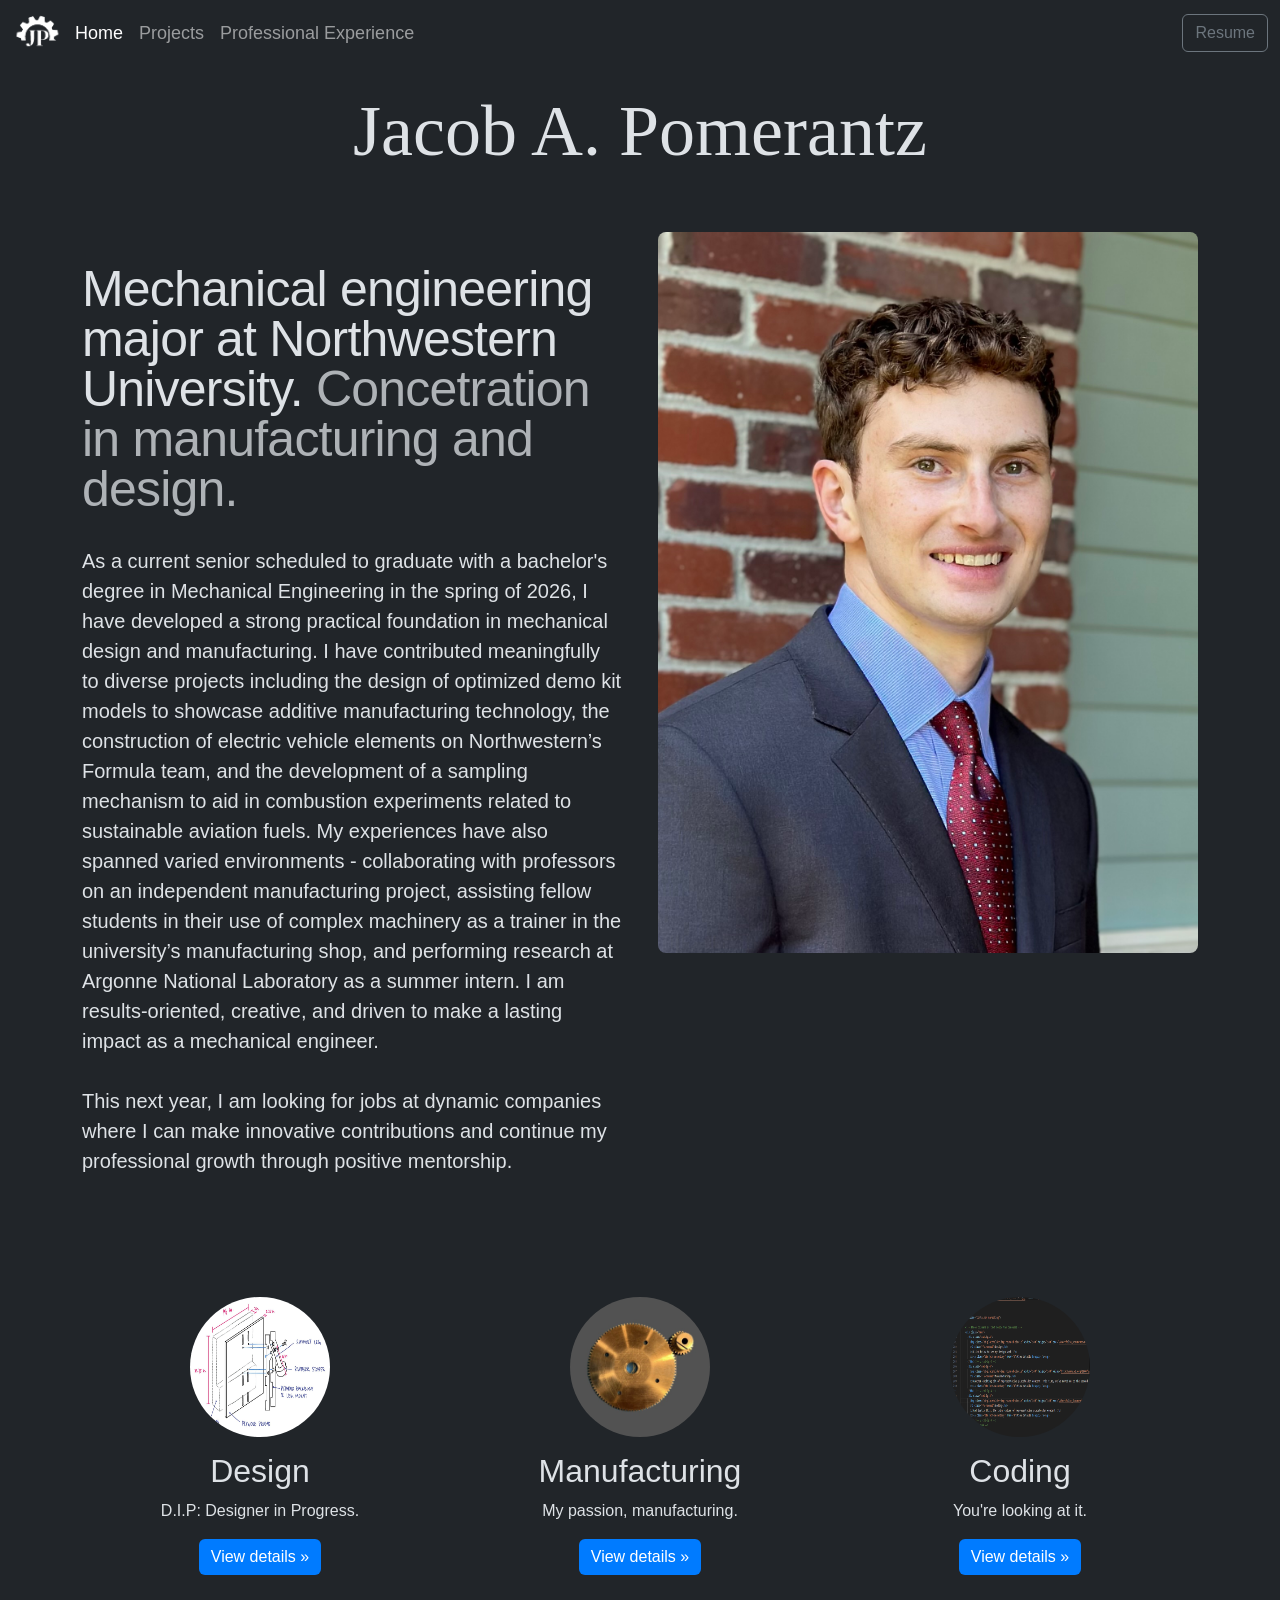
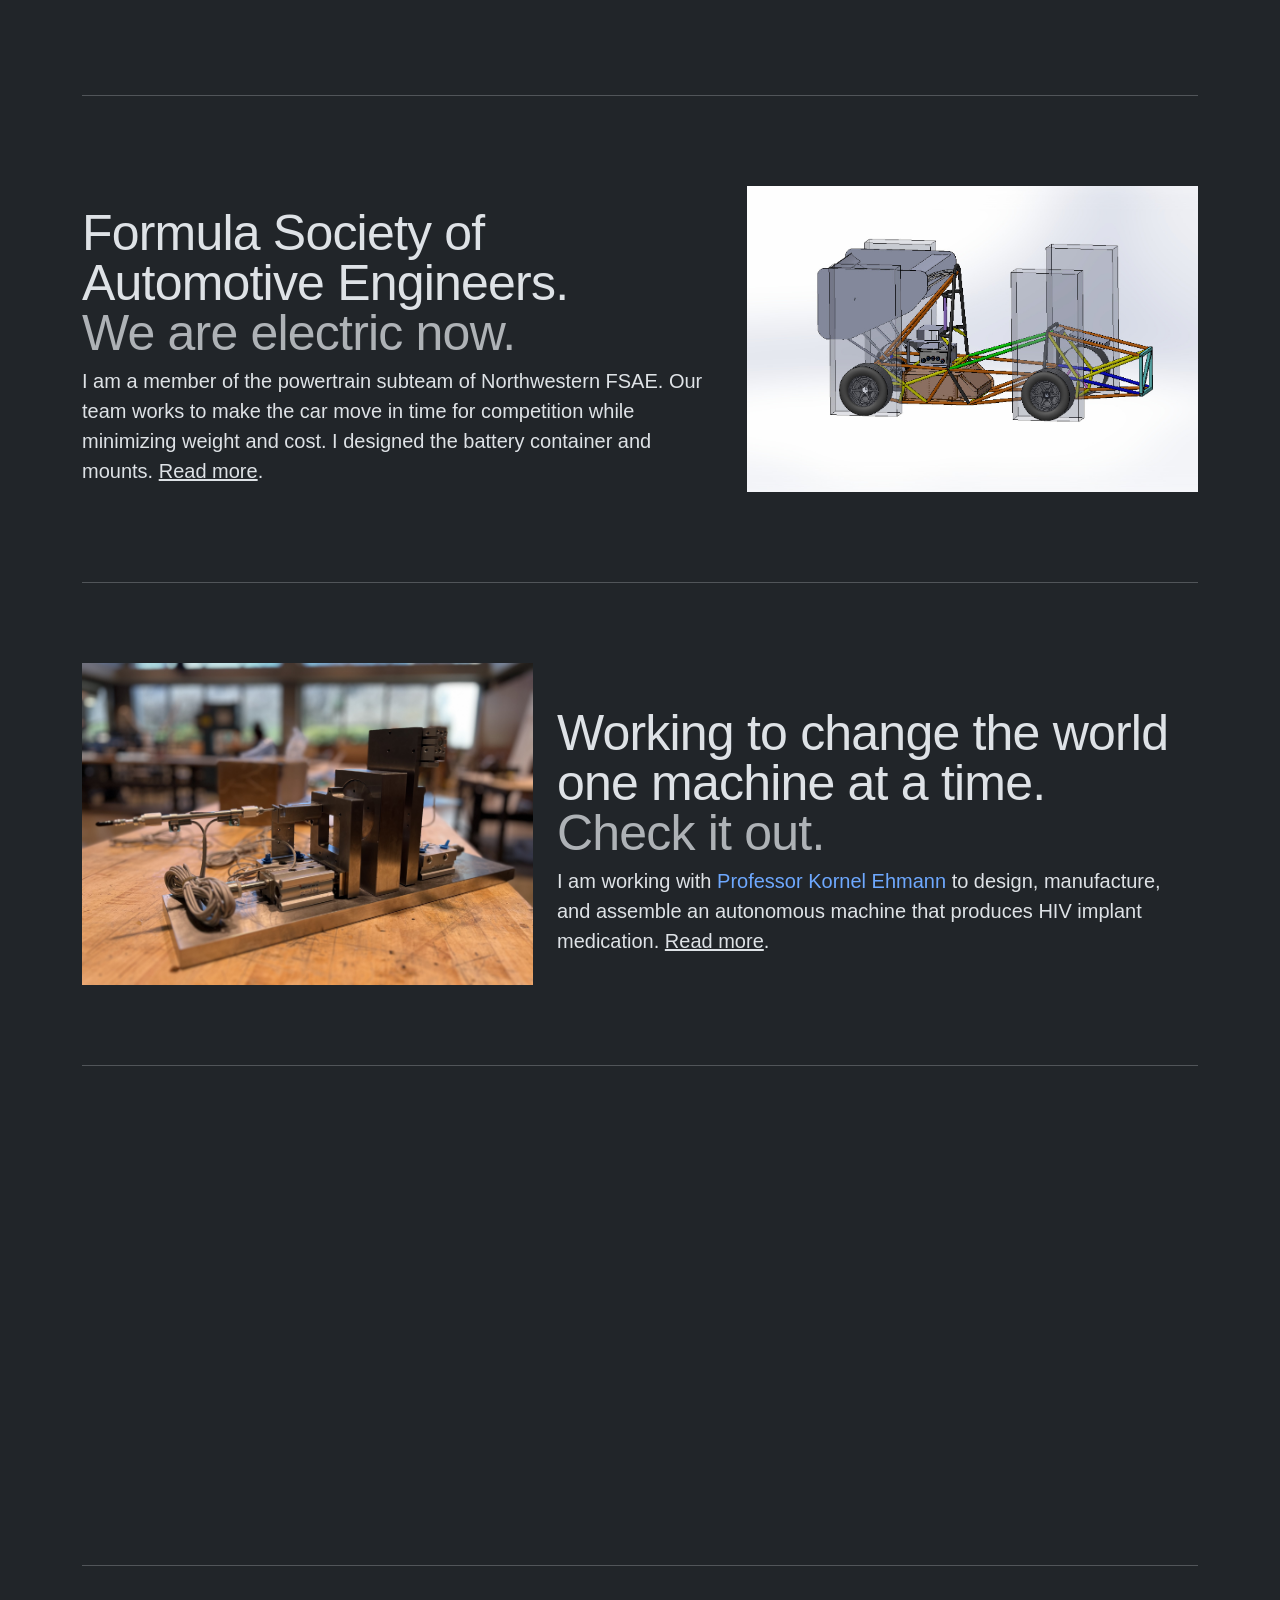
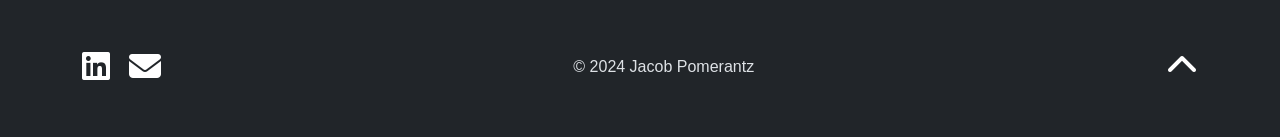
<file: index.html>
<!doctype html>
<html lang="en" data-bs-theme="dark">
  <head><script src="./color-modes.js"></script>

    <meta charset="utf-8">
    <meta name="viewport" content="width=device-width, initial-scale=1">
    <title>Jacob Pomerantz</title>
    <link rel="stylesheet" href="./bootstrap.min.css" >
    <link rel="stylesheet" href="style.css">
    <link href="https://cdnjs.cloudflare.com/ajax/libs/font-awesome/6.1.1/css/all.min.css" rel="stylesheet">
    <link rel="icon" type="image/png" href="/Portfolio_Documents/favicon.png"/>

    <style>
      .bd-placeholder-img {
        font-size: 1.125rem;
        text-anchor: middle;
        -webkit-user-select: none;
        -moz-user-select: none;
        user-select: none;
      }

      @media (min-width: 768px) {
        .bd-placeholder-img-lg {
          font-size: 3.5rem;
        }
      }

      .b-example-divider {
        width: 100%;
        height: 3rem;
        background-color: rgba(0, 0, 0, .1);
        border: solid rgba(0, 0, 0, .15);
        border-width: 1px 0;
        box-shadow: inset 0 .5em 1.5em rgba(0, 0, 0, .1), inset 0 .125em .5em rgba(0, 0, 0, .15);
      }

      .b-example-vr {
        flex-shrink: 0;
        width: 1.5rem;
        height: 100vh;
      }

      .bi {
        vertical-align: -.125em;
        fill: currentColor;
      }

      .nav-scroller {
        position: relative;
        z-index: 2;
        height: 2.75rem;
        overflow-y: hidden;
      }

      .nav-scroller .nav {
        display: flex;
        flex-wrap: nowrap;
        padding-bottom: 1rem;
        margin-top: -1px;
        overflow-x: auto;
        text-align: center;
        white-space: nowrap;
        -webkit-overflow-scrolling: touch;
      }

      .btn-bd-primary {
        --bd-violet-bg: #712cf9;
        --bd-violet-rgb: 112.520718, 44.062154, 249.437846;

        --bs-btn-font-weight: 600;
        --bs-btn-color: var(--bs-white);
        --bs-btn-bg: var(--bd-violet-bg);
        --bs-btn-border-color: var(--bd-violet-bg);
        --bs-btn-hover-color: var(--bs-white);
        --bs-btn-hover-bg: #6528e0;
        --bs-btn-hover-border-color: #6528e0;
        --bs-btn-focus-shadow-rgb: var(--bd-violet-rgb);
        --bs-btn-active-color: var(--bs-btn-hover-color);
        --bs-btn-active-bg: #5a23c8;
        --bs-btn-active-border-color: #5a23c8;
      }

      .bd-mode-toggle {
        z-index: 1500;
      }

      .bd-mode-toggle .dropdown-menu .active .bi {
        display: block !important;
      }

  .fade-in-section {
  opacity: 0;
  transform: translateY(20vh);
  visibility: hidden;
  transition: opacity 0.6s ease-out, transform 1.2s ease-out;
  will-change: opacity, visibility;
}

.slide-in-section {
  opacity: 0;
  transform: translateX(-20vw);
  visibility: hidden;
  transition: opacity 0.6s ease-out, transform 1.2s ease-out;
  will-change: opacity, visibility;
}
.slide-in-section-alt {
  opacity: 0;
  transform: translateX(20vw);
  visibility: hidden;
  transition: opacity 0.6s ease-out, transform 1.2s ease-out;
  will-change: opacity, visibility;
}

.zoom-in-section {
  opacity: 0;
  transform: scale(0.8);
  visibility: hidden;
  transition: opacity 0.6s ease-out, transform 1.2s ease-out;
  will-change: opacity, visibility;
}

.is-visible {
  opacity: 1;
  transform: none;
  visibility: visible;
}
    </style>

    
    <!-- Custom styles for this template -->
    <link href="carousel.css" rel="stylesheet">
  </head>
  <body>
    


    
<header data-bs-theme="dark">
  <nav class="navbar navbar-expand-md navbar-dark fixed-top bg-dark">
    <div class="container-fluid">
      <img style="border-radius: 100%; margin-right: 5px;" width="50px" height="50px" src="Portfolio_Documents/logowork.png">
      <button class="navbar-toggler" type="button" data-bs-toggle="collapse" data-bs-target="#navbarCollapse" aria-controls="navbarCollapse" aria-expanded="false" aria-label="Toggle navigation">
        <span class="navbar-toggler-icon"></span>
      </button>
      <div class="collapse navbar-collapse" id="navbarCollapse" style="font-size: 18px;">
        <ul class="navbar-nav me-auto mb-2 mb-md-0">
          <li class="nav-item">
            <a class="nav-link active" aria-current="page" href="index.html">Home</a>
          </li>
          <li class="nav-item">
            <a class="nav-link" href="portfolio.html">Projects</a>
          </li>

          <li class="nav-item">
            <a class="nav-link" href="professional-experience.html">Professional Experience</a>
          </li>

          <!-- <li class="nav-item">
            <a class="nav-link" href="#">Philosophy</a>
          </li> -->
        </ul>
        <a target="_blank" href="/Portfolio_Documents/Design_Resume.pdf"><button class="btn btn-outline-secondary" type="submit">Resume</button></a>
        
      </div>
    </div>
  </nav>
</header>

<main>


  <!-- Marketing messaging and featurettes
  ================================================== -->
  <!-- Wrap the rest of the page in another container to center all the content. -->
  
   <div class="container aboutme">
    <h1 class = "text-center" style="font-size: 72px; font-family: 'Times New Roman', Times, serif;">Jacob A. Pomerantz</h1>
    <div class="row">
      <div class="col-md" style="padding-right: 24px;">
        <h2 class=" featurette-heading lh-1">Mechanical engineering major at Northwestern University. <span class="text-body-secondary">Concetration in manufacturing and design.</span></h2>
        <br>
        <p class="lead " style="text-align:left">
          As a current senior scheduled to graduate with a bachelor's degree in Mechanical Engineering in the spring of 2026, I have developed a strong practical foundation in mechanical design and manufacturing. I have contributed meaningfully to diverse projects including the design of optimized demo kit models to showcase additive manufacturing technology, the construction of electric vehicle elements on Northwestern’s Formula team, and the development of a sampling mechanism to aid in combustion experiments related to sustainable aviation fuels. My experiences have also spanned varied environments - collaborating with professors on an independent manufacturing project, assisting fellow students in their use of complex machinery as a trainer in the university’s manufacturing shop, and performing research at Argonne National Laboratory as a summer intern. I am results-oriented, creative, and driven to make a lasting impact as a mechanical engineer.
<br>
<br>
          This next year, I am looking for jobs at dynamic companies where I can make innovative contributions and continue my professional growth through positive mentorship.
        </p>
      </div>
      <div class="col-md">
        <img style="" src="./Portfolio_Documents/Profile_Pic.jpg" class="img-fluid" alt="Profile Picture">
      </div>
    </div>
  </div>


<!-- <div class="parallax-container">
  <div class="parallax-text">
    <h1 class="text-center mb-4">Jacob Pomerantz</h1>
    <p>Hello! My name is Jacob Pomerantz. I am a second-year mechanical engineering student at Northwestern with an interest in manufacturing and design. I like to spend my time with others, whether it be on a mountain skiing or hiking, or in a lab working on projects. I have a passion for helping others. I am currently leading a team designing a machine that manufactures HIV implant medication. I am excited about the potential this machine has to help people. People have called me a granola iron man, but don’t let that intimidate you. Just kidding, no one calls me that. Feel free to view my work below. Enjoy!</p>
  </div>
</div> -->


  <div class="container marketing" style="padding-top: 25px;">

    <!-- Three columns of text below the carousel -->
    <div class="row skills">
      <div class="col-lg-4">
        <img class="bd-placeholder-img rounded-circle" width="140" height="140" src="./Portfolio_Documents/DTC_Design_Drawing_1.jpg"><title>Placeholder</title><rect width="100%" height="100%" fill="var(--bs-secondary-color)"/>
        <h2 class="fw-normal">Design</h2>
        <p>D.I.P: Designer in Progress.</p>
        <p><a class="btn btn-primary" href="./Project_Pages/design.html">View details &raquo;</a></p>
      </div><!-- /.col-lg-4 -->
      <div class="col-lg-4">
        <img class="bd-placeholder-img rounded-circle" width="140" height="140" src="Portfolio_Documents/Gears!!!!.jpg" ><title>Placeholder</title><rect width="100%" height="100%" fill="var(--bs-secondary-color)"/>
        <h2 class="fw-normal">Manufacturing</h2>
        <p>My passion, manufacturing.</p>
        <p><a class="btn btn-primary" href="./Project_Pages/manufacturing.html">View details &raquo;</a></p>
      </div><!-- /.col-lg-4 -->
      <div class="col-lg-4">
        <img class="bd-placeholder-img rounded-circle" width="140" height="140" src="./Portfolio_Documents/Coding_Skill_Thumbnail_HTML.png" role="img" aria-label="Placeholder" preserveAspectRatio="xMidYMid slice" focusable="false"><title>Placeholder</title><rect width="100%" height="100%" fill="var(--bs-secondary-color)"/>
        <h2 class="fw-normal">Coding</h2>
        <p>You're looking at it.</p>
        <p><a class="btn btn-primary" href="./Project_Pages/coding.html">View details &raquo;</a></p>
      </div><!-- /.col-lg-4 -->
    </div><!-- /.row -->


    <!-- START THE FEATURETTES -->

    <hr class="featurette-divider">

    <div class="row featurette align-items-center slide-in-section">
      <div class="col-md-7">
        <div>
          <h2 class="featurette-heading fw-normal lh-1">Formula Society of Automotive Engineers. <span class="text-muted"><br>We are electric now.</span></h2>
          <p class="lead">I am a member of the powertrain subteam of Northwestern FSAE. Our team works to make the car <strong>move</strong> in time for competition while minimizing weight and cost. I designed the battery container and mounts. <a style="color: rgb(var(--bs-tertiary-color-rgb));" href="./Project_Pages/formula.html">Read more</a>.</p>
        </div>
        <div> <!-- You might use this div if you need to add more content or spacing at the bottom, otherwise, it can be omitted. -->
        </div>
      </div>
      <div class="col-md-5 d-flex align-items-end">
        <a href="./Project_Pages/formula.html"><img class="bd-placeholder-img bd-placeholder-img-lg featurette-image img-fluid mx-auto" width="500" height="500" src="Portfolio_Documents/NFR24.jpg" role="img" aria-label="Placeholder: 500x500" preserveAspectRatio="xMidYMid slice" focusable="false"></a>
      </div>
    </div>

    <hr class="featurette-divider">

    <div class="row featurette align-items-center slide-in-section-alt">
      <div class="col-md-7 order-md-2">
        <h2 class="featurette-heading fw-normal lh-1">Working to change the world one machine at a time. <span class="text-body-secondary"><br>Check it out.</span></h2>
        <p class="lead">I am working with <a target="_blank" href="https://www.mccormick.northwestern.edu/research-faculty/directory/profiles/ehmann-kornel.html" style="text-decoration: none;">Professor Kornel Ehmann</a> to design, manufacture, and assemble an autonomous machine that produces HIV implant medication. <a style="color: rgb(var(--bs-tertiary-color-rgb)); " href="./Project_Pages/hiv.html">Read more</a>.</p>
      </div>
      <div class="col-md-5 order-md-1">
        <a href="./Project_Pages/hiv.html"><img class="bd-placeholder-img bd-placeholder-img-lg featurette-image img-fluid mx-auto" width="500" height="500" src="Portfolio_Documents/Machine_Thumbnail.jpg" role="img" aria-label="Placeholder: 500x500" preserveAspectRatio="xMidYMid slice" focusable="false"><title>Placeholder</title><rect width="100%" height="100%" fill="var(--bs-secondary-bg)"/></a>
      </div>
    </div>

    <hr class="featurette-divider">

    <div class="row featurette align-items-center slide-in-section">
      <div class="col-md-7">
        <h2 class="featurette-heading fw-normal lh-1">Electric Skateboard. <span class="text-body-secondary"><br>It’s Fast and Furious.</span></h2>
        <p class="lead">I designed and assembled an electric skateboard with recycled battery cells in a 12s3p configuration. <a style="color: rgb(var(--bs-tertiary-color-rgb));" href="./Project_Pages/skateboard.html">Read more</a>.</p>
      </div>
      <div class="col-md-5">
        <a href="./Project_Pages/skateboard.html"><img class="bd-placeholder-img bd-placeholder-img-lg featurette-image img-fluid mx-auto" width="500" height="500" src="./Portfolio_Documents/Recycled_Battery_Pack.jpg" role="img" aria-label="Placeholder: 500x500" preserveAspectRatio="xMidYMid slice" focusable="false"></a>
      </div>
    </div>

    <hr class="featurette-divider">

    <!-- /END THE FEATURETTES -->

  </div><!-- /.container -->

  
  
  
</main>

  <!-- FOOTER -->
  <footer class="container text-center py-1" style="display: flex; justify-content: space-between; align-items: center;">
    <!-- Left: LinkedIn and Email Icons -->
    <div style="flex-grow: 1; text-align: left;">
        <a href="https://www.linkedin.com/in/jacob-pomerantz-bab597270/" target="_blank" style="color: #ffffff; margin-right: 15px; text-decoration: none;">
            <i class="fab fa-linkedin fa-2x"></i>
        </a>
        <a href="mailto:jacobpomerantz2025@u.northwestern.edu" style="color: #ffffff;">
            <i class="fas fa-envelope fa-2x"></i>
        </a>
    </div>
    
    <!-- Center: Copyright Notice -->
    <div style="flex-grow: 1; text-align: center;">
        &copy; 2024 Jacob Pomerantz
    </div>
    
    <!-- Right: Upwards Arrow -->
    <div style="flex-grow: 1; text-align: right;">
        <a href="#" style="color: #ffffff;">
            <i class="fas fa-chevron-up fa-2x"></i>
        </a>
    </div>
  </footer>

<script src="https://cdn.jsdelivr.net/npm/@popperjs/core@2.11.8/dist/umd/popper.min.js" integrity="sha384-I7E8VVD/ismYTF4hNIPjVp/Zjvgyol6VFvRkX/vR+Vc4jQkC+hVqc2pM8ODewa9r" crossorigin="anonymous"></script>
<script src="https://cdn.jsdelivr.net/npm/bootstrap@5.3.2/dist/js/bootstrap.min.js" integrity="sha384-BBtl+eGJRgqQAUMxJ7pMwbEyER4l1g+O15P+16Ep7Q9Q+zqX6gSbd85u4mG4QzX+" crossorigin="anonymous"></script>

    </body>
    <script src="/dark.js"></script>
    <script>document.addEventListener("DOMContentLoaded", function () {
      const sections = document.querySelectorAll(".fade-in.section, .slide-in-section, .slide-in-section-alt,.zoom-in-section");
    
      const observerOptions = {
        threshold: 0.1  // Adjust this value as needed
      };
    
      const observer = new IntersectionObserver((entries, observer) => {
        entries.forEach(entry => {
          if (entry.isIntersecting) {
            entry.target.classList.add("is-visible");
            observer.unobserve(entry.target);  // Stop observing once the element is visible
          }
        });
      }, observerOptions);
    
      sections.forEach(section => {
        observer.observe(section);
      });
    });</script>
</html>
</file>
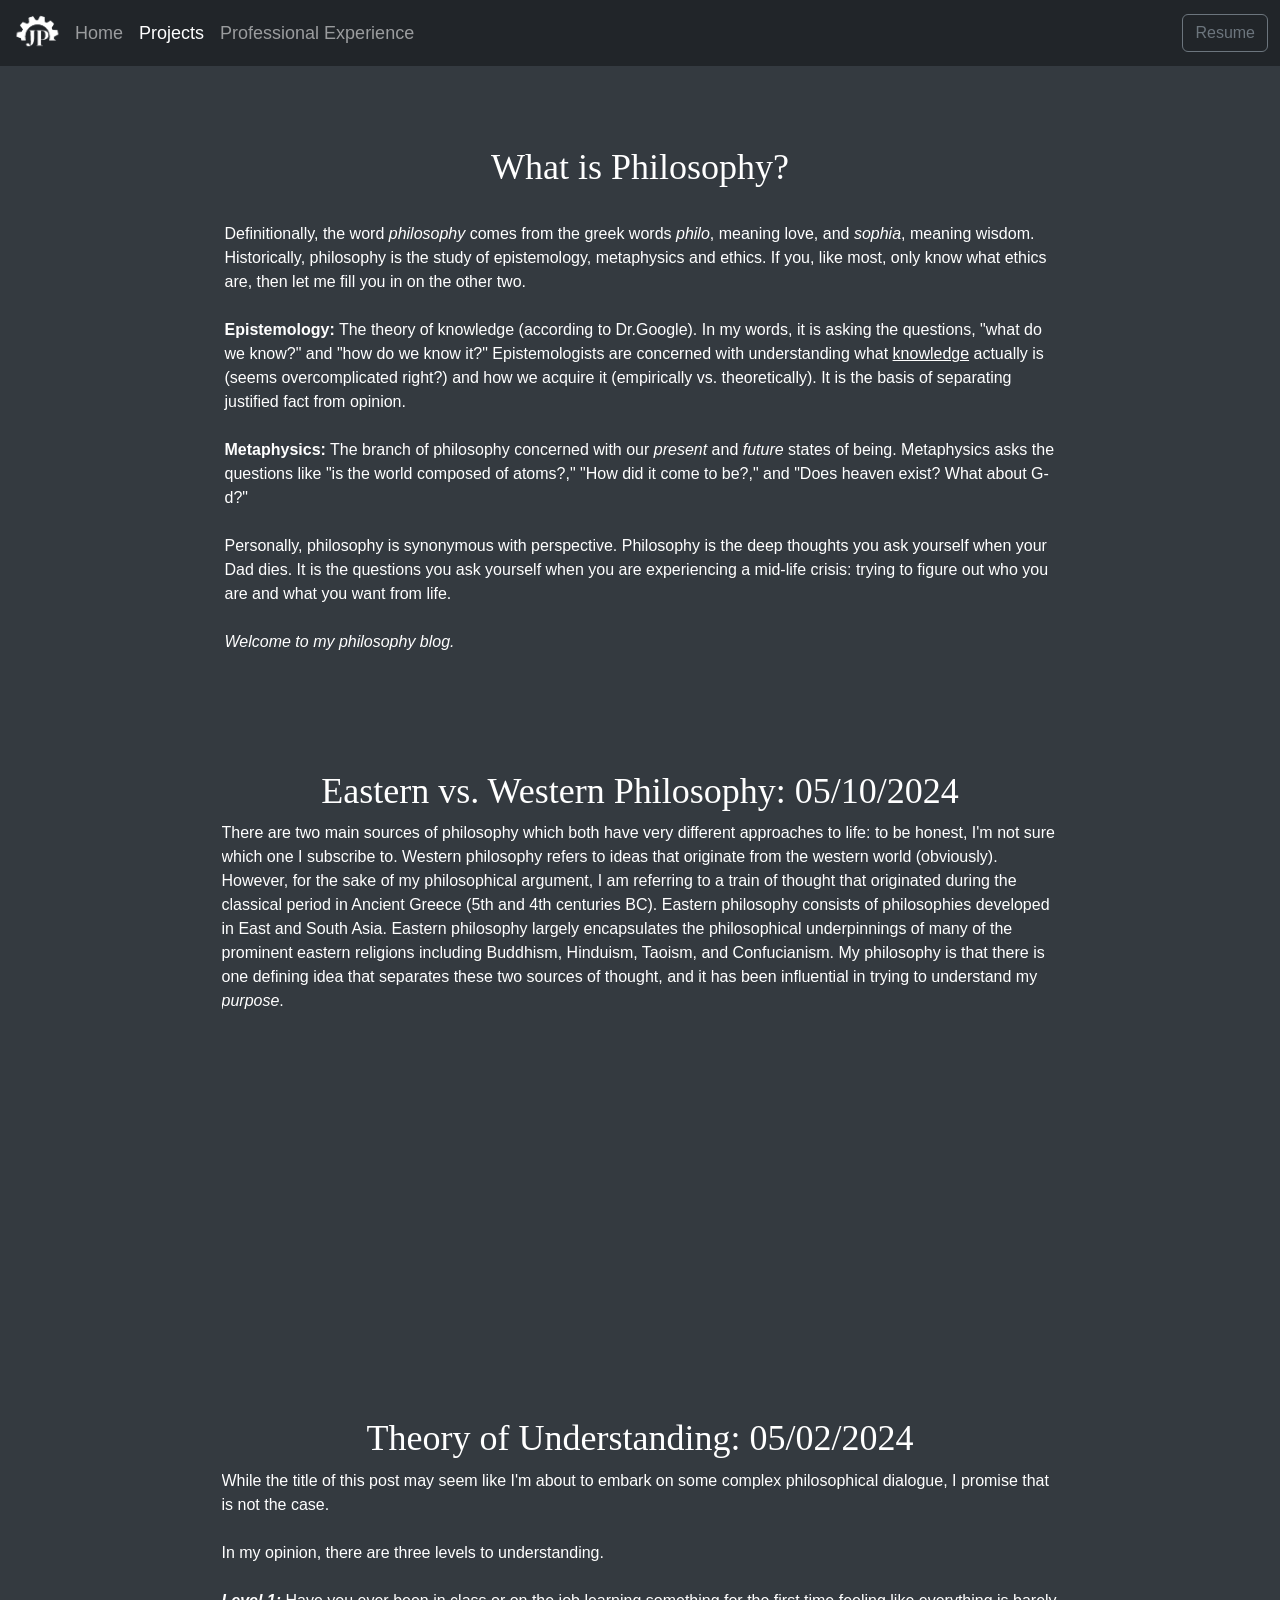
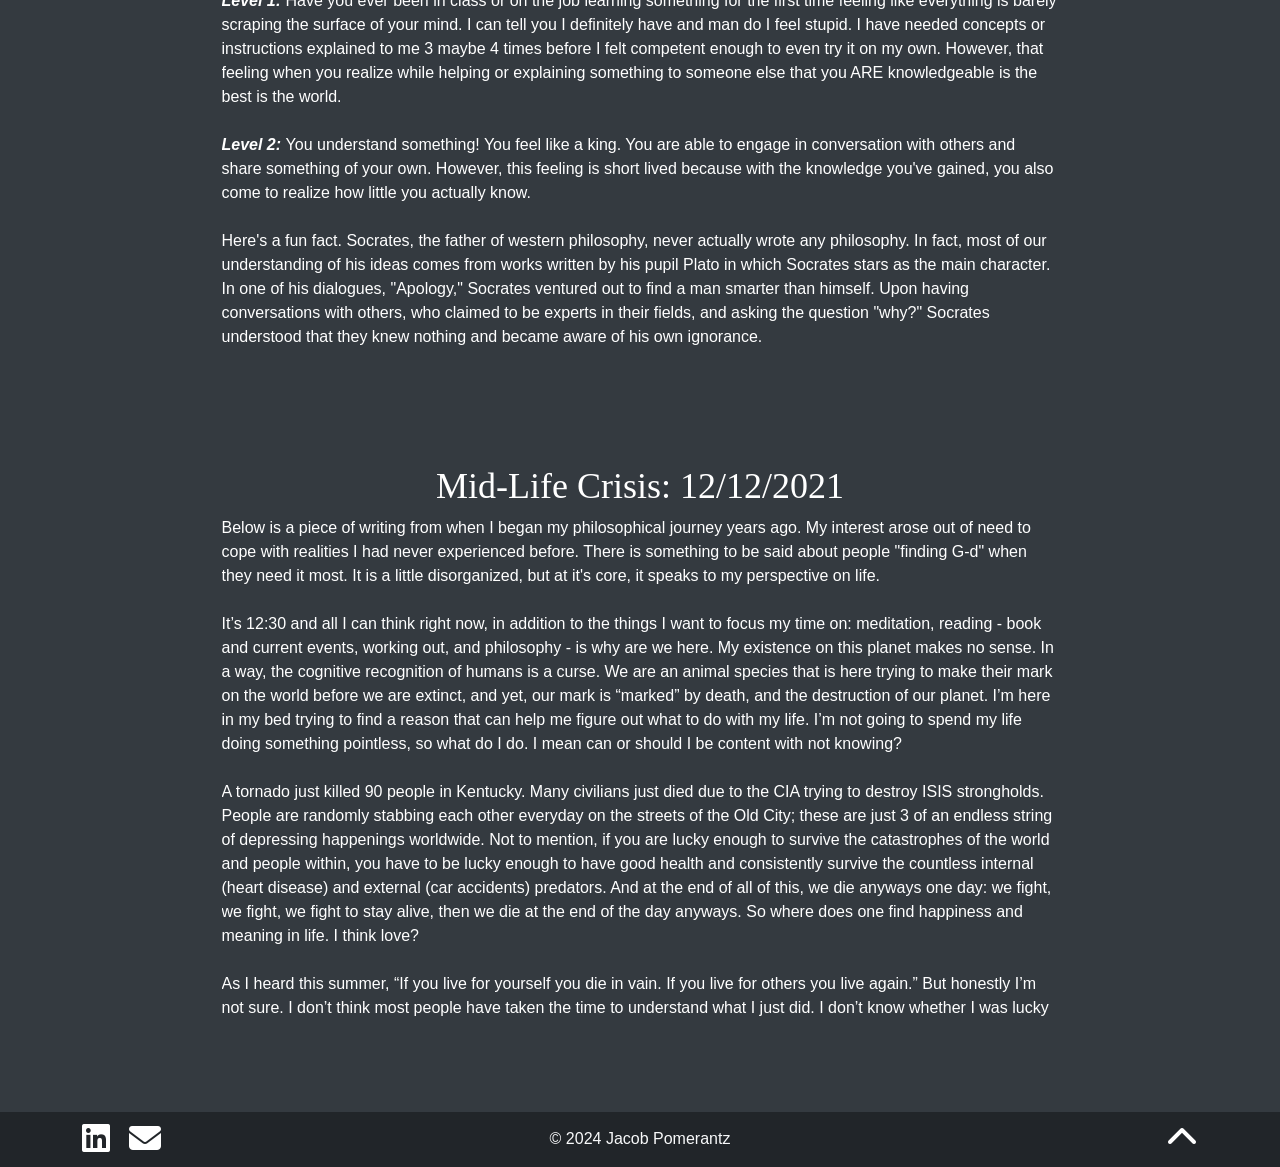
<file: philosophy.html>
<!DOCTYPE html>
<html lang="en">
    <head>
        <meta charset="UTF-8">
        <meta name="viewport" content="width=device-width, initial-scale=1.0">
        <title>Jacob | Philosophy</title>
        <link rel="stylesheet" href="./bootstrap.min.css">
        <link rel="stylesheet" href="./style.css">
        <link href="https://cdnjs.cloudflare.com/ajax/libs/font-awesome/6.1.1/css/all.min.css" rel="stylesheet">
        <link rel="icon" type="image/png" href="./Portfolio_Documents/favicon.png"/>

        <style>
          .project-card {
            position: relative;
            overflow: hidden;
            border-radius: 0.25rem; /* Adjust the border-radius as needed */
            width: 100%; /* Ensures the card takes the full width of its container */
            height: 300px; /* Example fixed height */
          }
          .project-card img {
            width: 100%;
            height: 100%;
            object-fit: cover; /* Cover the card area, maintaining aspect ratio */
            transition: transform 0.5s ease; /* Smooth transition for zoom effect */
          }
          .project-card:hover img {
            transform: scale(1.05); /* Zoom effect on hover */
          }
          .project-info {
            position: absolute;
            bottom: 0;
            left: 0;
            right: 0;
            background-color: rgba(0, 0, 0, 0.75); /* Semi-transparent overlay */
            color: white;
            padding: 20px;
            transform: translateY(100%);
            transition: transform 0.5s ease; /* Smooth transition for slide effect */
          }
          .project-card:hover .project-info {
            transform: translateY(0);
          }

          #projects {
            padding-top: 0px !important;
          }
          .container > .row:last-child {
            margin-bottom: 0 !important;
          }
          .container > .row > .col-md-6 {
            padding-bottom: 0 !important;
          }

          footer {
            left: 0;
            bottom: 0;
            width: 100%;
         }
        </style>
        

    </head>
<body  class="project">

  <header data-bs-theme="dark">
    <nav class="navbar navbar-expand-md navbar-dark fixed-top bg-dark">
      <div class="container-fluid">
        <img style="border-radius: 100%; margin-right: 5px;" width="50px" height="50px" src="../Portfolio_Documents/logowork.png">
        <button class="navbar-toggler" type="button" data-bs-toggle="collapse" data-bs-target="#navbarCollapse" aria-controls="navbarCollapse" aria-expanded="false" aria-label="Toggle navigation">
          <span class="navbar-toggler-icon"></span>
        </button>
        <div class="collapse navbar-collapse" id="navbarCollapse" style="font-size: 18px;">
          <ul class="navbar-nav me-auto mb-2 mb-md-0">
            <li class="nav-item">
              <a class="nav-link " href="../index.html">Home</a>
            </li>
            <li class="nav-item">
              <a class="nav-link active" aria-current="page" href="../portfolio.html">Projects</a>
            </li>

            <li class="nav-item">
              <a class="nav-link" href="professional-experience.html">Professional Experience</a>
            </li>
            <!-- <li class="nav-item">
              <a class="nav-link" href="#">Philosophy</a>
            </li> -->
          </ul>
          <a target="_blank" href="/Portfolio_Documents/Design_Resume.pdf"><button class="btn btn-outline-secondary" type="submit">Resume</button></a>
          
        </div>
      </div>
    </nav>
  </header>
<main>
  <section style="margin-top: 50px;" class="pt-5 pb-5">
    <div class="container mt-5">
      <h2 class="text-center" style="padding-bottom:25px; font-family: 'Times New Roman', Times, serif; font-size: 36px;">What is Philosophy?</h2>
        <div class="row">
                <!-- Scrollable Text Box -->
                <div class="center" style="height: 500px; overflow-y: auto;">
                    <p>
                        Definitionally, the word <i>philosophy</i> comes from the greek words <i>philo</i>, meaning love, and <i>sophia</i>, meaning wisdom.

                        Historically, philosophy is the study of epistemology, metaphysics and ethics. If you, like most, only know what ethics are, then let me fill you in on the other two.
                        <br>
                        <br>
                        <strong>Epistemology:</strong> The theory of knowledge (according to Dr.Google). In my words, it is asking the questions, "what do we know?" and "how do we know it?" Epistemologists are concerned with understanding what <u>knowledge</u> actually is (seems overcomplicated right?)
                        and how we acquire it (empirically vs. theoretically). It is the basis of separating justified fact from opinion.
                        <br>
                        <br>
                        <strong>Metaphysics:</strong> The branch of philosophy concerned with our <i>present</i> and <i>future</i> states of being. 
                        Metaphysics asks the questions like "is the world composed of atoms?," "How did it come to be?," and "Does heaven exist? What about G-d?"   <!-- Do I want to write more? -->
                        <br>
                        <br>
                        Personally, philosophy is synonymous with perspective. Philosophy is the deep thoughts you ask yourself when your Dad dies. It is the questions you ask yourself when you are experiencing a mid-life crisis: <!-- is this proper grammar -->trying to figure out who you are and what you want from life. 
                        <br>
                        <br>
                        <i>Welcome to my philosophy blog.</i>    <!-- Is this what I want to end on? -->

                    </p>
                </div>
        </div>
    </div>
    <div class="container mt-5 pb-5">
      <h2 class="text-center" style=" font-family: 'Times New Roman', Times, serif; font-size: 36px;">Eastern vs. Western Philosophy: 05/10/2024</h2>
        <div class="row">
   
            <div>

                <div class="center" style="height: 500px; overflow-y: auto;">
                    <p>
                      There are two main sources of philosophy which both have very different approaches to life: to be honest, I'm not sure which one I subscribe to. 
                      Western philosophy refers to ideas that originate from the western world (obviously). However, for the sake of my philosophical argument, I am referring to a train of thought that originated during the classical period in Ancient Greece (5th and 4th centuries BC). 
                      Eastern philosophy consists of philosophies developed in East and South Asia. Eastern philosophy largely encapsulates the philosophical underpinnings of many of the prominent eastern religions including Buddhism, Hinduism, Taoism, and Confucianism.
                      My philosophy is that there is one defining idea that separates these two sources of thought, and it has been influential in trying to understand my <i>purpose</i>.
                    </p>
                </div>
            </div>
        </div>
    </div>
 <!-- God is the things we cant understand -->
 <!-- The free thinker -->
    <div class="container mt-5 pb-5">
      <h2 class="text-center" style=" font-family: 'Times New Roman', Times, serif; font-size: 36px;">Theory of Understanding: 05/02/2024</h2>
        <div class="row">
   
            <div>

                <div class="center" style="height: 500px; overflow-y: auto;">
                    <p>
                       While the title of this post may seem like I'm about to embark on some complex philosophical dialogue, I promise that is not the case.
                       <br>
                       <br>
                       In my opinion, there are three levels to understanding.    <!-- write more? Add to previous line? -->
                       <br>
                       <br>
                       <i><b>Level 1: <!-- bold and/or italicize? --></b></i>Have you ever been in class or on the job learning something for the first time feeling like everything is barely scraping the surface of your mind. I can tell you I definitely have and man do I feel stupid. 
                       I have needed concepts or instructions explained to me 3 maybe 4 times before I felt competent enough to even try it on my own. However, that feeling when you realize while helping or explaining something to someone else that you ARE knowledgeable is the best is the world.
                       <br>
                       <br>
                       <i><b>Level 2: <!-- bold and/or italicize? --></b></i>You understand something! You feel like a king. You are able to engage in conversation with others and share something of your own. However, this feeling is short lived because with the knowledge you've gained, you also come to realize how little you actually know. <!--You were once a king, but then you understood that a king is a nobody among a crowd of kings. In my case, I was once at the top of my class. Then I went to college and swiftly dropped to the bottom. -->
                       <br>
                       <br>
                       <!-- fun fact? How do I want to start this sentence -->Here's a fun fact. Socrates, the father of western philosophy, never actually wrote any philosophy. In fact, most of our understanding of his ideas comes from works written by his pupil Plato in which Socrates stars as the main character. In one of his dialogues, "Apology," Socrates ventured out to find a man smarter than himself. 
                       Upon having conversations with others, who claimed to be experts in their fields, and asking the question "why?" Socrates understood that they knew nothing and became aware of his own ignorance. 
                       <br>
                       <br> <!-- one or two line breaks -->
                       <i>"For I was conscious that I knew practically nothing..."</i>
                       <br>
                       <br>
                       Understanding anything comes at the steep price of understanding that you really know nothing - about that subject or anything else. Yet, there is a significance in beginning on the road of obtaining knowledge. Knowledge makes life interesting: it makes life beautiful to look at. To look through a different lens and understand another perspective. 
                       <br>
                       <br> <!-- one or two line breaks -->
                       <i>"An unexamined life is not worth living."</i>
                       <br>
                       <br>
                       <i><b>Level 3: <!-- bold and/or italicize? --></b></i>Now I know there is a little bit of a disconnect between my second and third levels. My second level <b>almost</b> argues that it is impossible to become truly knowledgeable, at least in relation to others or knowledge that exists. 
                       My third level of understanding describes one as knowledgeable when knowledge becomes intuition: automatic. It's when talking about something becomes natural, like drinking water. I'm sure we have all experienced it at least once in our lives when you think, "Damn! I'm spitting."
                    </p>
                </div>
            </div>
        </div>
    </div>

    <div class="container mt-5 pb-5">
      <h2 class="text-center" style="font-family: 'Times New Roman', Times, serif; font-size: 36px;">Mid-Life Crisis: 12/12/2021</h2>
        <div class="row">
   
            <div>

                <div class="center" style="height: 500px; overflow-y: auto;">
                    <p>
                      Below is a piece of writing from when I began my philosophical <!-- philosophy? -->journey years ago. My interest arose out of need to cope with realities I had never experienced before. There is something to be said about people "finding G-d" when they need it most. It is a little disorganized, but at it's core, it speaks to my perspective on life.
                      <br>
                      <br>
                      It’s 12:30 and all I can think right now, in addition to the things I want to focus my time on: meditation, reading - book and current events, working out, and philosophy - is why are we here. My existence on this planet makes no sense. In a way, the cognitive recognition of humans is a curse. We are an animal species that is here trying to make their mark on the world before we are extinct, and yet, our mark is “marked” by death, and the destruction of our planet. I’m here in my bed trying to find a reason that can help me figure out what to do with my life. I’m not going to spend my life doing something pointless, so what do I do. I mean can or should I be content with not knowing?
                      <br>
                      <br>
                      A tornado just killed 90 people in Kentucky. Many civilians just died due to the CIA trying to destroy ISIS strongholds. People are randomly stabbing each other everyday on the streets of the Old City; these are just 3 of an endless string of depressing happenings worldwide. Not to mention, if you are lucky enough to survive the catastrophes of the world and people within, you have to be lucky enough to have good health and consistently survive the countless internal (heart disease) and external (car accidents) predators. And at the end of all of this, we die anyways one day: we fight, we fight, we fight to stay alive, then we die at the end of the day anyways. So where does one find happiness and meaning in life. I think love? 
                      <br>
                      <br>
                      As I heard this summer, “If you live for yourself you die in vain. If you live for others you live again.” But honestly I’m not sure. I don’t think most people have taken the time to understand what I just did. I don’t know whether I was lucky or cursed to have but if leaves me with many questions and much to figure out.
                      <br>
                      <br>
                      Carl Sagan once wrote, "We are a way for the universe to understand itself.” This makes sense to me, but if we don't understand our place within this universe and neither do the simple, unknowing animals that roam the earth - everything exists just to and that’s all. There is no meaning really. So where does that leave me?
                    </p>
                </div>
            </div>
        </div>
    </div>
  </section>
</main>


<footer class="bg-dark text-light" style="padding-top: 10px; padding-bottom: 10px;">
  <div class="container text-center">
    <div class="row align-items-center">
      <div class="col-4 text-start">
        <!-- Left: LinkedIn and Email Icons -->
        <a href="https://www.linkedin.com/in/jacob-pomerantz-bab597270/" target="_blank" style="color: #ffffff; margin-right: 15px; text-decoration: none;">
            <i class="fab fa-linkedin fa-2x"></i>
        </a>
        <a href="mailto:jacobpomerantz2025@u.northwestern.edu" style="color: #ffffff;">
            <i class="fas fa-envelope fa-2x"></i>
        </a>
      </div>
      
      <!-- Center: Copyright Notice -->
      <div class="col-4">
          &copy; 2024 Jacob Pomerantz
      </div>
      
      <!-- Right: Upwards Arrow -->
      <div class="col-4 text-end">
        <a href="#" style="color: #ffffff;">
            <i class="fas fa-chevron-up fa-2x"></i>
        </a>
      </div>
    </div>
  </div>
</footer>


<script src="https://cdn.jsdelivr.net/npm/bootstrap@5.3.2/dist/js/bootstrap.bundle.min.js" crossorigin="anonymous"></script>
<script src="/dark.js"></script>
</body>
</html>
</file>
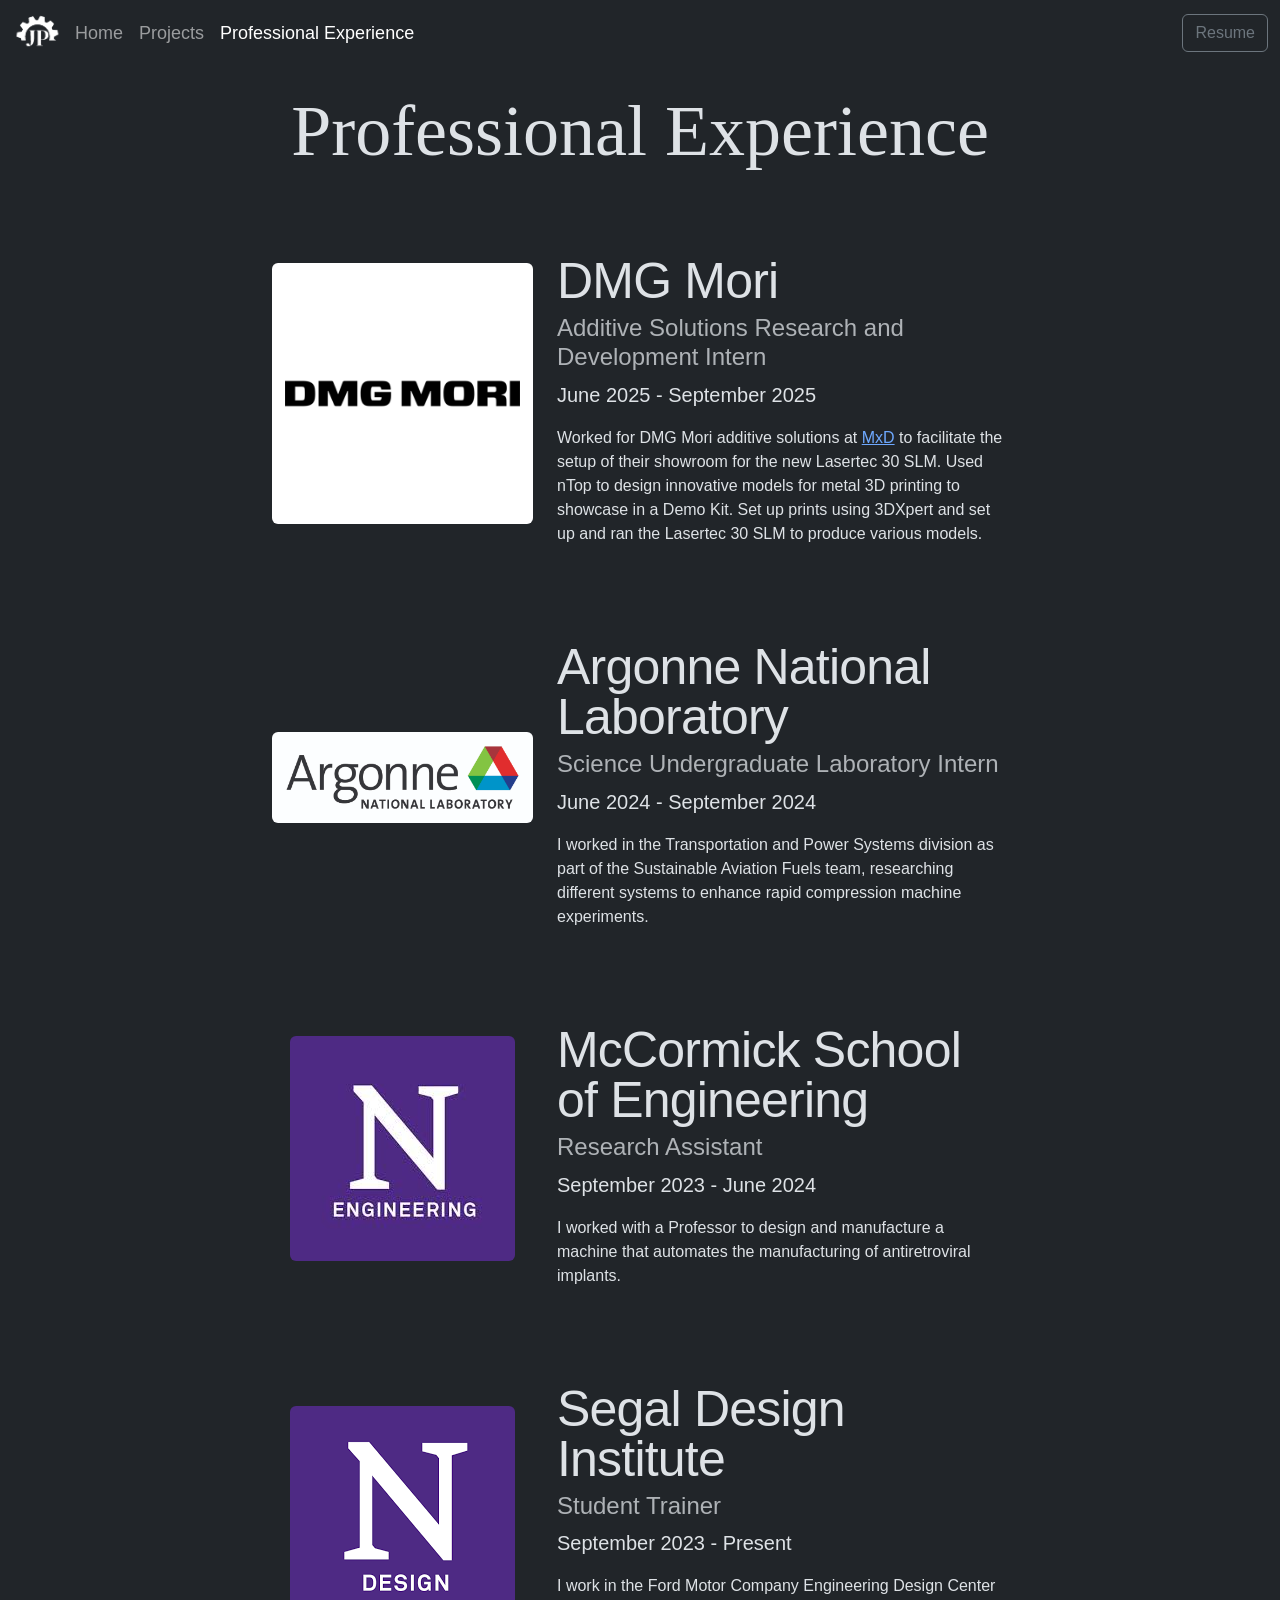
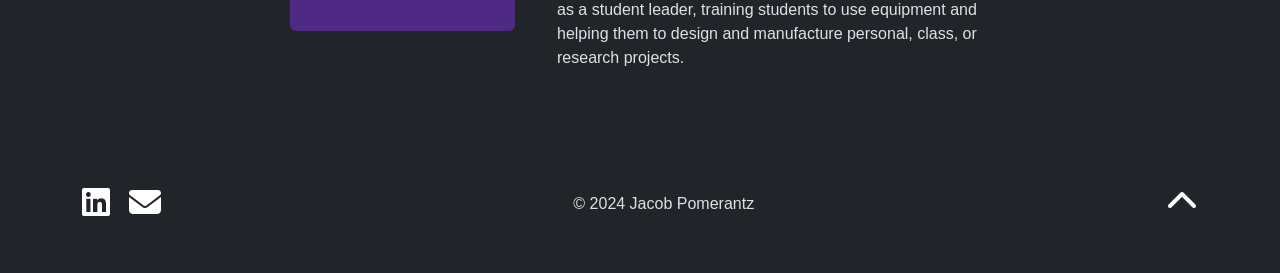
<file: professional-experience.html>
<!doctype html>
<html lang="en" data-bs-theme="dark">
  <head><script src="./color-modes.js"></script>

    <meta charset="utf-8">
    <meta name="viewport" content="width=device-width, initial-scale=1">
    <title>Jacob Pomerantz</title>
    <link rel="stylesheet" href="./bootstrap.min.css" >
    <link rel="stylesheet" href="style.css">
    <link href="https://cdnjs.cloudflare.com/ajax/libs/font-awesome/6.1.1/css/all.min.css" rel="stylesheet">
    <link rel="icon" type="image/png" href="/Portfolio_Documents/favicon.png"/>

    <style>
      .bd-placeholder-img {
        font-size: 1.125rem;
        text-anchor: middle;
        -webkit-user-select: none;
        -moz-user-select: none;
        user-select: none;
      }

      @media (min-width: 768px) {
        .bd-placeholder-img-lg {
          font-size: 3.5rem;
        }
      }

      @media (max-width: 767px) {
        .row > .col-md-3 {
          padding-bottom: 10px;
        }
      } 

      .b-example-divider {
        width: 100%;
        height: 3rem;
        background-color: rgba(0, 0, 0, .1);
        border: solid rgba(0, 0, 0, .15);
        border-width: 1px 0;
        box-shadow: inset 0 .5em 1.5em rgba(0, 0, 0, .1), inset 0 .125em .5em rgba(0, 0, 0, .15);
      }

      .b-example-vr {
        flex-shrink: 0;
        width: 1.5rem;
        height: 100vh;
      }

      .bi {
        vertical-align: -.125em;
        fill: currentColor;
      }

      .nav-scroller {
        position: relative;
        z-index: 2;
        height: 2.75rem;
        overflow-y: hidden;
      }

      .nav-scroller .nav {
        display: flex;
        flex-wrap: nowrap;
        padding-bottom: 1rem;
        margin-top: -1px;
        overflow-x: auto;
        text-align: center;
        white-space: nowrap;
        -webkit-overflow-scrolling: touch;
      }

      .btn-bd-primary {
        --bd-violet-bg: #712cf9;
        --bd-violet-rgb: 112.520718, 44.062154, 249.437846;

        --bs-btn-font-weight: 600;
        --bs-btn-color: var(--bs-white);
        --bs-btn-bg: var(--bd-violet-bg);
        --bs-btn-border-color: var(--bd-violet-bg);
        --bs-btn-hover-color: var(--bs-white);
        --bs-btn-hover-bg: #6528e0;
        --bs-btn-hover-border-color: #6528e0;
        --bs-btn-focus-shadow-rgb: var(--bd-violet-rgb);
        --bs-btn-active-color: var(--bs-btn-hover-color);
        --bs-btn-active-bg: #5a23c8;
        --bs-btn-active-border-color: #5a23c8;
      }

      .bd-mode-toggle {
        z-index: 1500;
      }

      .bd-mode-toggle .dropdown-menu .active .bi {
        display: block !important;
      }

  .fade-in-section {
  opacity: 0;
  transform: translateY(20vh);
  visibility: hidden;
  transition: opacity 0.6s ease-out, transform 1.2s ease-out;
  will-change: opacity, visibility;
}

.slide-in-section {
  opacity: 0;
  transform: translateX(-20vw);
  visibility: hidden;
  transition: opacity 0.6s ease-out, transform 1.2s ease-out;
  will-change: opacity, visibility;
}
.slide-in-section-alt {
  opacity: 0;
  transform: translateX(20vw);
  visibility: hidden;
  transition: opacity 0.6s ease-out, transform 1.2s ease-out;
  will-change: opacity, visibility;
}

.zoom-in-section {
  opacity: 0;
  transform: scale(0.8);
  visibility: hidden;
  transition: opacity 0.6s ease-out, transform 1.2s ease-out;
  will-change: opacity, visibility;
}

.is-visible {
  opacity: 1;
  transform: none;
  visibility: visible;
}
    </style>

    
    <!-- Custom styles for this template -->
    <link href="carousel.css" rel="stylesheet">
  </head>
  <body>
    


    
<header data-bs-theme="dark">
  <nav class="navbar navbar-expand-md navbar-dark fixed-top bg-dark">
    <div class="container-fluid">
      <img style="border-radius: 100%; margin-right: 5px;" width="50px" height="50px" src="Portfolio_Documents/logowork.png">
      <button class="navbar-toggler" type="button" data-bs-toggle="collapse" data-bs-target="#navbarCollapse" aria-controls="navbarCollapse" aria-expanded="false" aria-label="Toggle navigation">
        <span class="navbar-toggler-icon"></span>
      </button>
      <div class="collapse navbar-collapse" id="navbarCollapse" style="font-size: 18px;">
        <ul class="navbar-nav me-auto mb-2 mb-md-0">
          <li class="nav-item">
            <a class="nav-link " href="index.html">Home</a>
          </li>
          <li class="nav-item">
            <a class="nav-link" href="portfolio.html">Projects</a>
          </li>

          <li class="nav-item">
            <a class="nav-link active"  aria-current="page" href="professional-experience.html">Professional Experience</a>
          </li>

          <!-- <li class="nav-item">
            <a class="nav-link" href="#">Philosophy</a>
          </li> -->
        </ul>
        <a target="_blank" href="/Portfolio_Documents/Design_Resume.pdf"><button class="btn btn-outline-secondary" type="submit">Resume</button></a>
        
      </div>
    </div>
  </nav>
</header>

<main class="pb-5">


  <!-- Marketing messaging and featurettes
  ================================================== -->
  <!-- Wrap the rest of the page in another container to center all the content. -->
  
  <div class="container" style="padding-top: 40px;">
    <h1 class="text-center" style="font-size: 72px; font-family: 'Times New Roman', Times, serif; margin-bottom: 50px;">Professional Experience</h1>
  </div>

  <div class="container zoom-in-section mb-5">
    <div class="row align-items-center justify-content-center">
      <div class="col-md-3 d-flex justify-content-center">
        <a href="https://us.dmgmori.com/">
          <img class="img-fluid rounded" src="Portfolio_Documents/DMG_Mori_Logo.png" alt="DMG Mori" />
        </a>
      </div>
      <div class="col-md-5 d-flex align-items-center">
        <div>
          <h2 class="featurette-heading fw-normal lh-1">DMG Mori</h2>
          <h4 class="text-muted">Additive Solutions Research and Development Intern</h4>
          <p class="lead">June 2025 - September 2025</p>
          <p>Worked for DMG Mori additive solutions at <a href="https://www.mxdusa.org/">MxD</a> to facilitate the setup of their showroom for the new Lasertec 30 SLM. Used nTop to design innovative models for metal 3D printing to showcase in a Demo Kit. Set up prints using 3DXpert and set up and ran the Lasertec 30 SLM to produce various models.</p>
        </div>
      </div>
    </div>
  </div>
  
  <div class="container zoom-in-section mb-5">
    <div class="row align-items-center justify-content-center">
      <div class="col-md-3 d-flex justify-content-center">
        <a href="https://www.anl.gov/taps/decarbonizing-aviation">
          <img class="img-fluid rounded" src="Portfolio_Documents/Argonne_Logo.jpeg" alt="Argonne National Laboratory" />
        </a>
      </div>
      <div class="col-md-5 d-flex align-items-center">
        <div>
          <h2 class="featurette-heading fw-normal lh-1">Argonne National Laboratory</h2>
          <h4 class="text-muted">Science Undergraduate Laboratory Intern</h4>
          <p class="lead">June 2024 - September 2024</p>
          <p>I worked in the Transportation and Power Systems division as part of the Sustainable Aviation Fuels team, researching different systems to enhance rapid compression machine experiments.</p>
        </div>
      </div>
    </div>
  </div>
  
  <div class="container zoom-in-section mb-5">
    <div class="row align-items-center justify-content-center">
      <div class="col-md-3 d-flex justify-content-center">
        <a href="https://www.mccormick.northwestern.edu/research-faculty/">
          <img class="img-fluid rounded" src="Portfolio_Documents/Northwestern_N_Engineering.jpeg" alt="McCormick School of Engineering" />
        </a>
      </div>
      <div class="col-md-5 d-flex align-items-center">
        <div>
          <h2 class="featurette-heading fw-normal lh-1">McCormick School of Engineering</h2>
          <h4 class="text-muted">Research Assistant</h4>
          <p class="lead">September 2023 - June 2024</p>
          <p>I worked with a Professor to design and manufacture a machine that automates the manufacturing of antiretroviral implants.</p>
        </div>
      </div>
    </div>
  </div>
  
  <div class="container zoom-in-section mb-5">
    <div class="row align-items-center justify-content-center">
      <div class="col-md-3 d-flex justify-content-center">
        <a href="https://design.northwestern.edu/about/design-facilities/prototyping-lab.html">
          <img class="img-fluid rounded" src="Portfolio_Documents/Northwestern_N_Design.png" alt="Northwestern Design" />
        </a>
      </div>
      <div class="col-md-5 d-flex align-items-center">
        <div>
          <h2 class="featurette-heading fw-normal lh-1">Segal Design Institute</h2>
          <h4 class="text-muted">Student Trainer</h4>
          <p class="lead">September 2023 - Present</p>
          <p>I work in the Ford Motor Company Engineering Design Center as a student leader, training students to use equipment and helping them to design and manufacture personal, class, or research projects.</p>
        </div>
      </div>
    </div>
  </div>
  
  
</main>

  <!-- FOOTER -->
  <footer class="container text-center py-1" style="display: flex; justify-content: space-between; align-items: center;">
    <!-- Left: LinkedIn and Email Icons -->
    <div style="flex-grow: 1; text-align: left;">
        <a href="https://www.linkedin.com/in/jacob-pomerantz-bab597270/" target="_blank" style="color: #ffffff; margin-right: 15px; text-decoration: none;">
            <i class="fab fa-linkedin fa-2x"></i>
        </a>
        <a href="mailto:jacobpomerantz2025@u.northwestern.edu" style="color: #ffffff;">
            <i class="fas fa-envelope fa-2x"></i>
        </a>
    </div>
    
    <!-- Center: Copyright Notice -->
    <div style="flex-grow: 1; text-align: center;">
        &copy; 2024 Jacob Pomerantz
    </div>
    
    <!-- Right: Upwards Arrow -->
    <div style="flex-grow: 1; text-align: right;">
        <a href="#" style="color: #ffffff;">
            <i class="fas fa-chevron-up fa-2x"></i>
        </a>
    </div>
  </footer>

<script src="https://cdn.jsdelivr.net/npm/@popperjs/core@2.11.8/dist/umd/popper.min.js" integrity="sha384-I7E8VVD/ismYTF4hNIPjVp/Zjvgyol6VFvRkX/vR+Vc4jQkC+hVqc2pM8ODewa9r" crossorigin="anonymous"></script>
<script src="https://cdn.jsdelivr.net/npm/bootstrap@5.3.2/dist/js/bootstrap.min.js" integrity="sha384-BBtl+eGJRgqQAUMxJ7pMwbEyER4l1g+O15P+16Ep7Q9Q+zqX6gSbd85u4mG4QzX+" crossorigin="anonymous"></script>

    </body>
    <script src="/dark.js"></script>
    <script>document.addEventListener("DOMContentLoaded", function () {
      const sections = document.querySelectorAll(".fade-in.section, .slide-in-section, .slide-in-section-alt,.zoom-in-section");
    
      const observerOptions = {
        threshold: 0.1  // Adjust this value as needed
      };
    
      const observer = new IntersectionObserver((entries, observer) => {
        entries.forEach(entry => {
          if (entry.isIntersecting) {
            entry.target.classList.add("is-visible");
            observer.unobserve(entry.target);  // Stop observing once the element is visible
          }
        });
      }, observerOptions);
    
      sections.forEach(section => {
        observer.observe(section);
      });
    });</script>
</html>
</file>
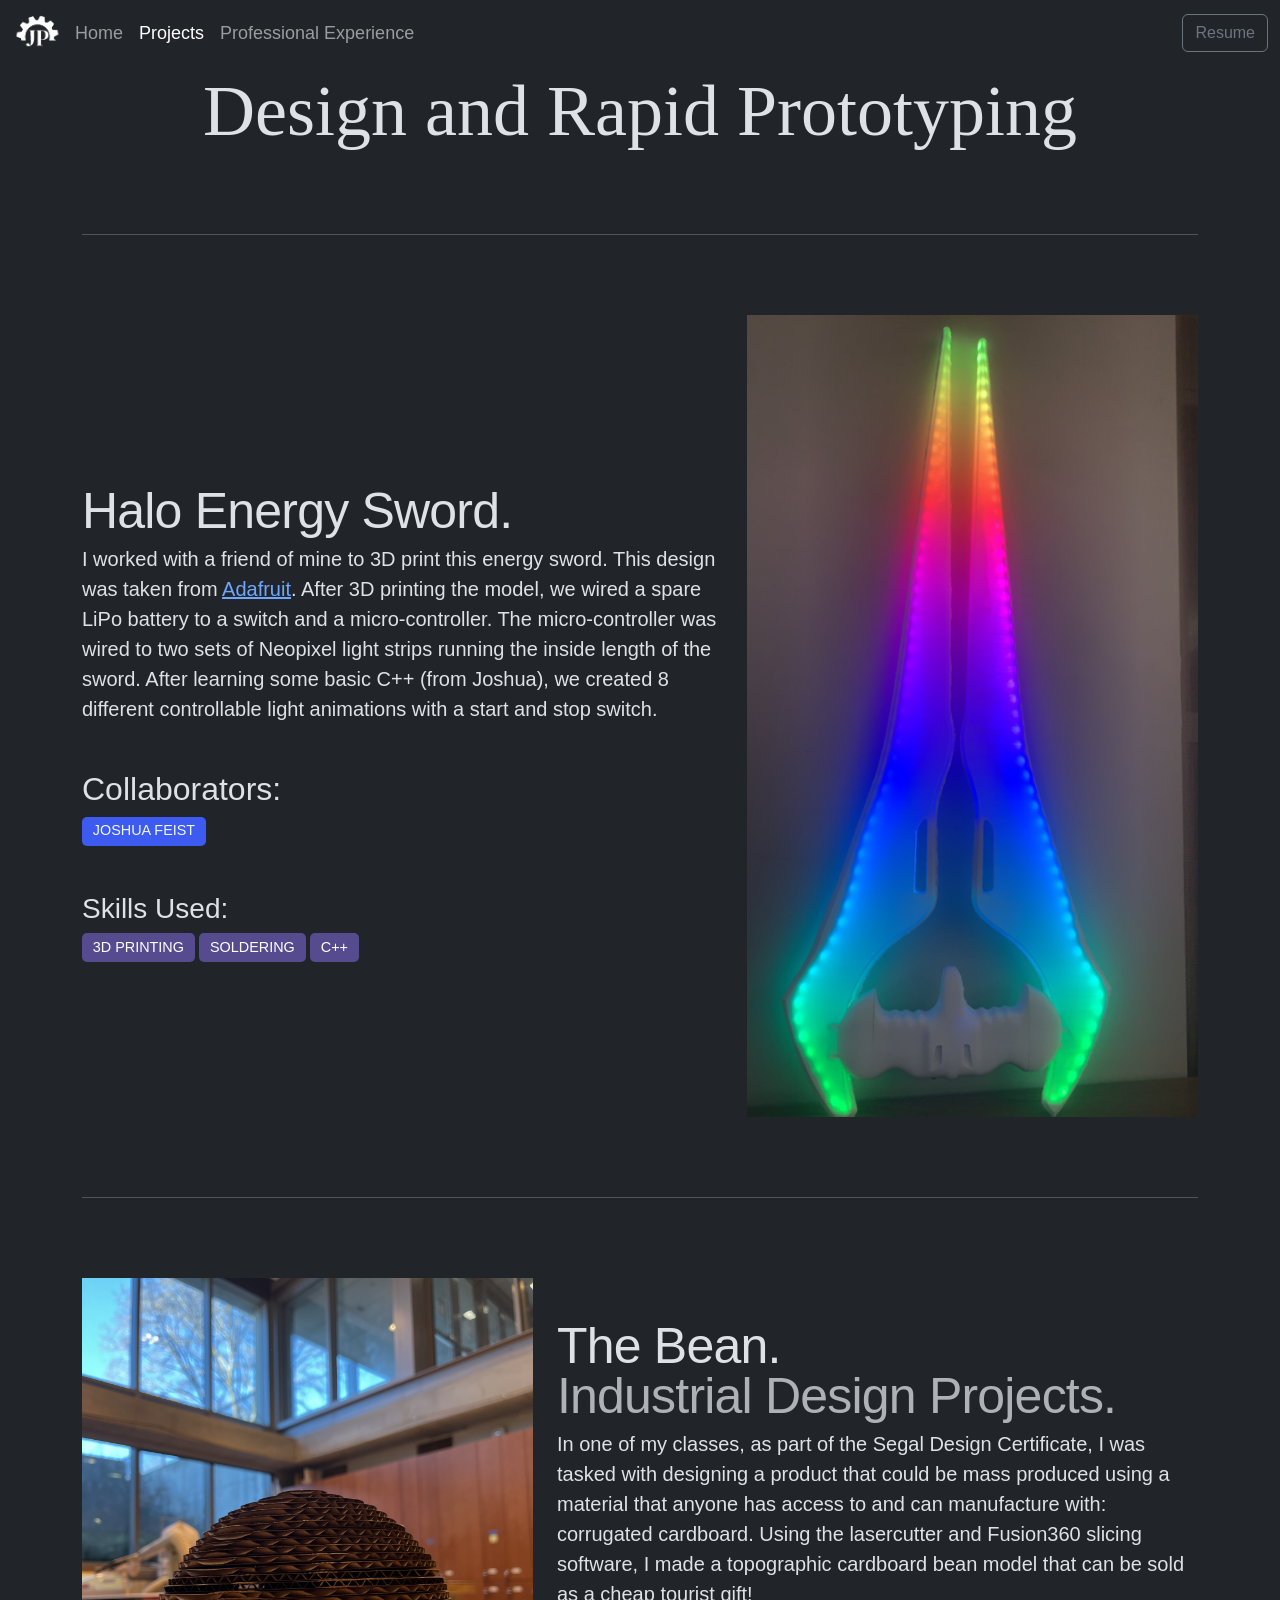
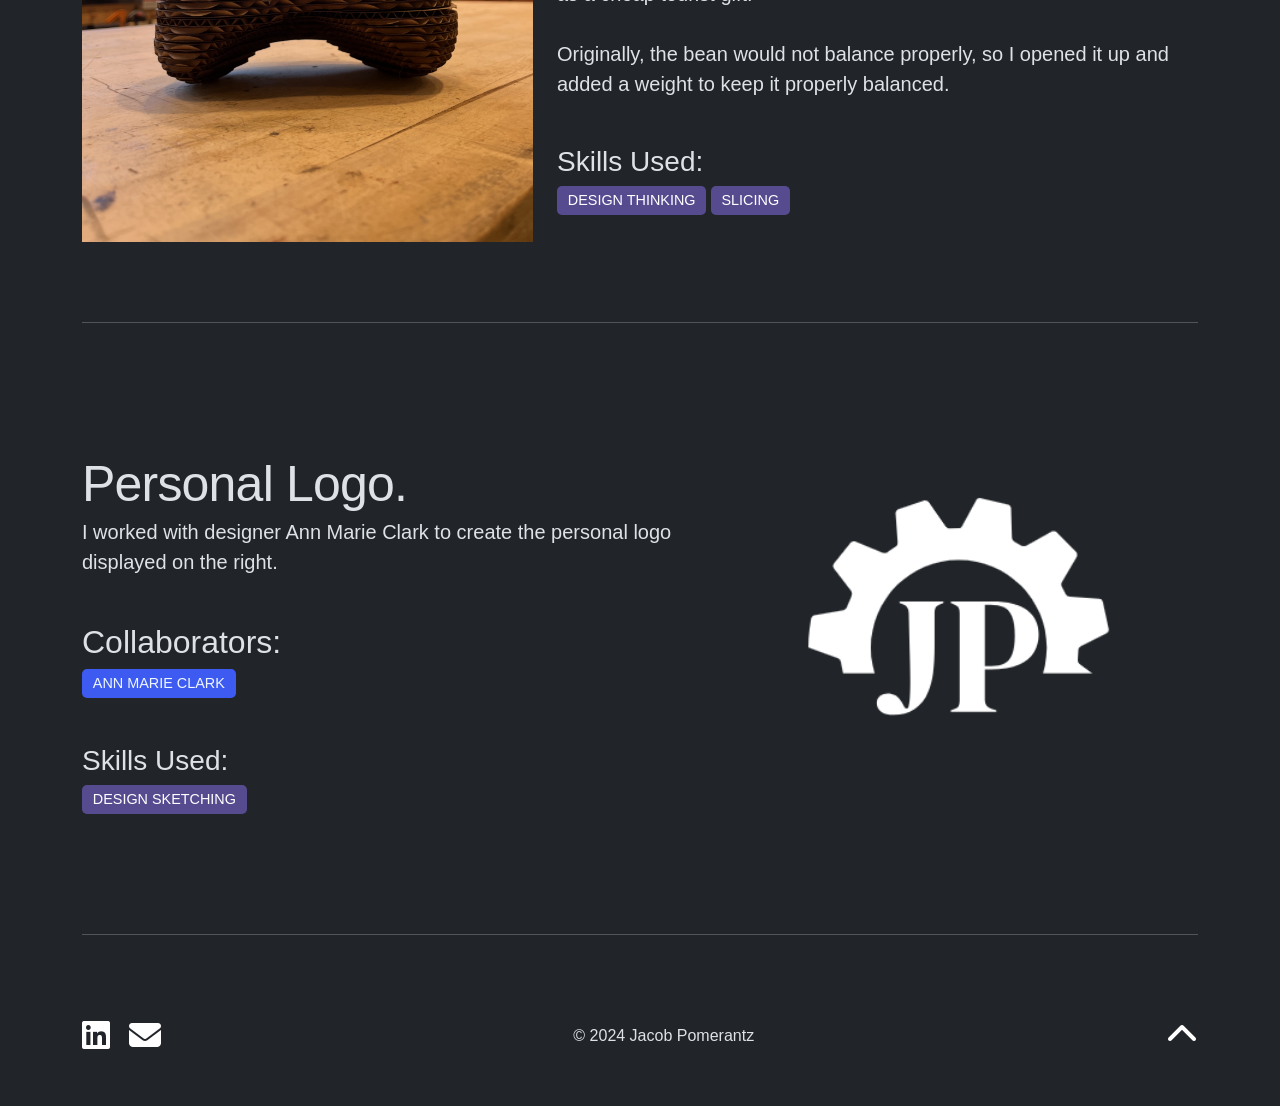
<file: Project_Pages/design.html>
<!doctype html>
<html lang="en" data-bs-theme="auto">
  <head><script src="../color-modes.js"></script>

    <meta charset="utf-8">
    <meta name="viewport" content="width=device-width, initial-scale=1">
    <title>Jacob | Design</title>
    <link rel="stylesheet" href="../bootstrap.min.css" >
    <link rel="stylesheet" href="../style.css">
    <link href="https://cdnjs.cloudflare.com/ajax/libs/font-awesome/6.1.1/css/all.min.css" rel="stylesheet">
    <link rel="icon" type="image/png" href="../Portfolio_Documents/favicon.png"/>


    <style>
      .bd-placeholder-img {
        font-size: 1.125rem;
        text-anchor: middle;
        -webkit-user-select: none;
        -moz-user-select: none;
        user-select: none;
      }

      @media (min-width: 768px) {
        .bd-placeholder-img-lg {
          font-size: 3.5rem;
        }
      }

      .b-example-divider {
        width: 100%;
        height: 3rem;
        background-color: rgba(0, 0, 0, .1);
        border: solid rgba(0, 0, 0, .15);
        border-width: 1px 0;
        box-shadow: inset 0 .5em 1.5em rgba(0, 0, 0, .1), inset 0 .125em .5em rgba(0, 0, 0, .15);
      }

      .b-example-vr {
        flex-shrink: 0;
        width: 1.5rem;
        height: 100vh;
      }

      .bi {
        vertical-align: -.125em;
        fill: currentColor;
      }

      .nav-scroller {
        position: relative;
        z-index: 2;
        height: 2.75rem;
        overflow-y: hidden;
      }

      .nav-scroller .nav {
        display: flex;
        flex-wrap: nowrap;
        padding-bottom: 1rem;
        margin-top: -1px;
        overflow-x: auto;
        text-align: center;
        white-space: nowrap;
        -webkit-overflow-scrolling: touch;
      }

      .btn-bd-primary {
        --bd-violet-bg: #712cf9;
        --bd-violet-rgb: 112.520718, 44.062154, 249.437846;

        --bs-btn-font-weight: 600;
        --bs-btn-color: var(--bs-white);
        --bs-btn-bg: var(--bd-violet-bg);
        --bs-btn-border-color: var(--bd-violet-bg);
        --bs-btn-hover-color: var(--bs-white);
        --bs-btn-hover-bg: #6528e0;
        --bs-btn-hover-border-color: #6528e0;
        --bs-btn-focus-shadow-rgb: var(--bd-violet-rgb);
        --bs-btn-active-color: var(--bs-btn-hover-color);
        --bs-btn-active-bg: #5a23c8;
        --bs-btn-active-border-color: #5a23c8;
      }

      .bd-mode-toggle {
        z-index: 1500;
      }

      .bd-mode-toggle .dropdown-menu .active .bi {
        display: block !important;
      }
    </style>

    
    <!-- Custom styles for this template -->
    <link href="../carousel.css" rel="stylesheet">
  </head>
  <body>
    


    
    <header data-bs-theme="dark">
      <nav class="navbar navbar-expand-md navbar-dark fixed-top bg-dark">
        <div class="container-fluid">
          <img style="border-radius: 100%; margin-right: 5px;" width="50px" height="50px" src="../Portfolio_Documents/logowork.png">
          <button class="navbar-toggler" type="button" data-bs-toggle="collapse" data-bs-target="#navbarCollapse" aria-controls="navbarCollapse" aria-expanded="false" aria-label="Toggle navigation">
            <span class="navbar-toggler-icon"></span>
          </button>
          <div class="collapse navbar-collapse" id="navbarCollapse" style="font-size: 18px;">
            <ul class="navbar-nav me-auto mb-2 mb-md-0">
              <li class="nav-item">
                <a class="nav-link " href="../index.html">Home</a>
              </li>
              <li class="nav-item">
                <a class="nav-link active" aria-current="page" href="../portfolio.html">Projects</a>
              </li>

              <li class="nav-item">
                <a class="nav-link" href="../professional-experience.html">Professional Experience</a>
              </li>
              <!-- <li class="nav-item">
                <a class="nav-link" href="#">Philosophy</a>
              </li> -->
            </ul>
            <a target="_blank" href="/Portfolio_Documents/Design_Resume.pdf"><button class="btn btn-outline-secondary" type="submit">Resume</button></a>
            
          </div>
        </div>
      </nav>
    </header>

<main>

  <!-- Marketing messaging and featurettes
  ================================================== -->
  <!-- Wrap the rest of the page in another container to center all the content. -->
  
   <div>
    <h1 class = "text-center" style="font-size: 72px; font-family: 'Times New Roman', Times, serif; padding-top: 20px;">Design and Rapid Prototyping</h1>
  </div>

  <div class="container marketing">

    <!-- START THE FEATURETTES -->

    <hr class="featurette-divider">

    <div class="row featurette align-items-center">
      <div class="col-md-7">
        <div>
          <h2 class="featurette-heading fw-normal lh-1">Halo Energy Sword. <span class="text-muted"><br></span></h2>
          <p class="lead">I worked with a friend of mine to 3D print this energy sword. This design was taken from <a target="_blank" href="https://learn.adafruit.com/halo-energy-sword/overview">Adafruit</a>. After 3D printing the model, we wired a spare LiPo battery to a switch and a micro-controller. The micro-controller was wired to two sets of Neopixel light strips running the inside length of the sword. After learning some basic C++ (from Joshua), we created 8 different controllable light animations with a start and stop switch. </p>
        </div>
        <div style="padding-top:30px;">
            <h2>Collaborators:</h2>
            <div class="mb-3">
              <span class="skill-tag alt-color"><a target="_blank" href="https://www.linkedin.com/in/joshuadfeist/" style="color:aliceblue; text-decoration: none;">Joshua Feist</a></span>
              <!-- Add more skill tags as needed -->
          </div>
            <!-- Add more collaborators as needed -->
        </div>
        <div style="padding-top:30px;">
            <h3>Skills Used:</h3>
            <div class="mb-3">
                <span class="skill-tag">3D Printing</span>
                <span class="skill-tag">Soldering</span>
                <span class="skill-tag">c++</span>

                <!-- Add more skill tags as needed -->
            </div>
        </div>
      </div>
      <div class="col-md-5 d-flex align-items-end">
        
        <img class="bd-placeholder-img bd-placeholder-img-lg featurette-image img-fluid mx-auto" width="500" height="500" src="../Portfolio_Documents/Halo.JPG" role="img" aria-label="Placeholder: 500x500" preserveAspectRatio="xMidYMid slice" focusable="false">
       
      </div>
    </div>

    <hr class="featurette-divider">

    <div class="row featurette align-items-center">
      <div class="col-md-5">
       
          <img class="bd-placeholder-img bd-placeholder-img-lg featurette-image img-fluid mx-auto" width="500" height="500" src="../Portfolio_Documents/Bean.jpg" role="img" aria-label="Placeholder: 500x500" preserveAspectRatio="xMidYMid slice" focusable="false">
    
      </div>
      <div class="col-md-7">
        <h2 class="featurette-heading fw-normal lh-1">The Bean. <span class="text-body-secondary"><br>Industrial Design Projects.</span></h2>
        <p class="lead">In one of my classes, as part of the Segal Design Certificate, I was tasked with designing a product that could be mass produced using a material that anyone has access to and can manufacture with: corrugated cardboard. Using the lasercutter and Fusion360 slicing software, I made a topographic cardboard bean model that can be sold as a cheap tourist gift!
          <br>
          <br>
          Originally, the bean would not balance properly, so I opened it up and added a weight to keep it properly balanced.
        </p>
        <!-- Collaborators -->
        <!-- <div style="padding-top:30px;">
          <h2>Collaborators:</h2>
          <div class="mb-3">
            <span class="skill-tag alt-color"><a href="https://www.linkedin.com/in/joshuadfeist/" style="color:aliceblue; text-decoration: none;">Joshua Feist</a></span>
          </div>
        </div> -->
        <!-- Skills Used -->
        <div style="padding-top:30px;">
          <h3>Skills Used:</h3>
          <div class="mb-3">
              <span class="skill-tag">Design Thinking</span>
              <span class="skill-tag">Slicing</span>
              <!-- Add more skill tags as needed -->
          </div>
        </div>
      </div>
    </div>
    

    <hr class="featurette-divider">

    <div class="row featurette align-items-center">
      <div class="col-md-7">
        <div>
          <h2 class="featurette-heading fw-normal lh-1">Personal Logo. <span class="text-muted"><br></span></h2>
          <p class="lead">I worked with designer Ann Marie Clark to create the personal logo displayed on the right. </p>
        </div>
        <div style="padding-top:30px;">
            <h2>Collaborators:</h2>
            <div class="mb-3">
              <span class="skill-tag alt-color"><a target="_blank" href="https://www.hoamltd.com/portfolio" style="color:aliceblue; text-decoration: none;">Ann Marie Clark</a></span>
              <!-- Add more skill tags as needed -->
          </div>
            <!-- Add more collaborators as needed -->
        </div>
        <div style="padding-top:30px;">
            <h3>Skills Used:</h3>
            <div class="mb-3">
                <span class="skill-tag">Design Sketching</span>

                <!-- Add more skill tags as needed -->
            </div>
        </div>
      </div>
      <div class="col-md-5 d-flex align-items-end">
        
        <img class="bd-placeholder-img bd-placeholder-img-lg featurette-image img-fluid mx-auto" width="1000" height="1000" src="../Portfolio_Documents/Sized_Logo.png" role="img" aria-label="Placeholder: 500x500" preserveAspectRatio="xMidYMid slice" focusable="true">
       
      </div>
    </div>
    <hr class="featurette-divider">

    <!-- /END THE FEATURETTES -->

  </div><!-- /.container -->

  
  
  
</main>

  <!-- FOOTER -->
  <footer class="container text-center py-1" style="display: flex; justify-content: space-between; align-items: center;">
    <!-- Left: LinkedIn and Email Icons -->
    <div style="flex-grow: 1; text-align: left;">
        <a href="https://www.linkedin.com/in/jacob-pomerantz-bab597270/" target="_blank" style="color: #ffffff; margin-right: 15px; text-decoration: none;">
            <i class="fab fa-linkedin fa-2x"></i>
        </a>
        <a href="mailto:jacobpomerantz2025@u.northwestern.edu" style="color: #ffffff;">
            <i class="fas fa-envelope fa-2x"></i>
        </a>
    </div>
    
    <!-- Center: Copyright Notice -->
    <div style="flex-grow: 1; text-align: center;">
        &copy; 2024 Jacob Pomerantz
    </div>
    
    <!-- Right: Upwards Arrow -->
    <div style="flex-grow: 1; text-align: right;">
        <a href="#" style="color: #ffffff;">
            <i class="fas fa-chevron-up fa-2x"></i>
        </a>
    </div>
  </footer>

<script src="https://cdn.jsdelivr.net/npm/@popperjs/core@2.11.8/dist/umd/popper.min.js" integrity="sha384-I7E8VVD/ismYTF4hNIPjVp/Zjvgyol6VFvRkX/vR+Vc4jQkC+hVqc2pM8ODewa9r" crossorigin="anonymous"></script>
<script src="https://cdn.jsdelivr.net/npm/bootstrap@5.3.2/dist/js/bootstrap.min.js" integrity="sha384-BBtl+eGJRgqQAUMxJ7pMwbEyER4l1g+O15P+16Ep7Q9Q+zqX6gSbd85u4mG4QzX+" crossorigin="anonymous"></script>
<script src="/dark.js"></script>
    </body>
</html>
</file>
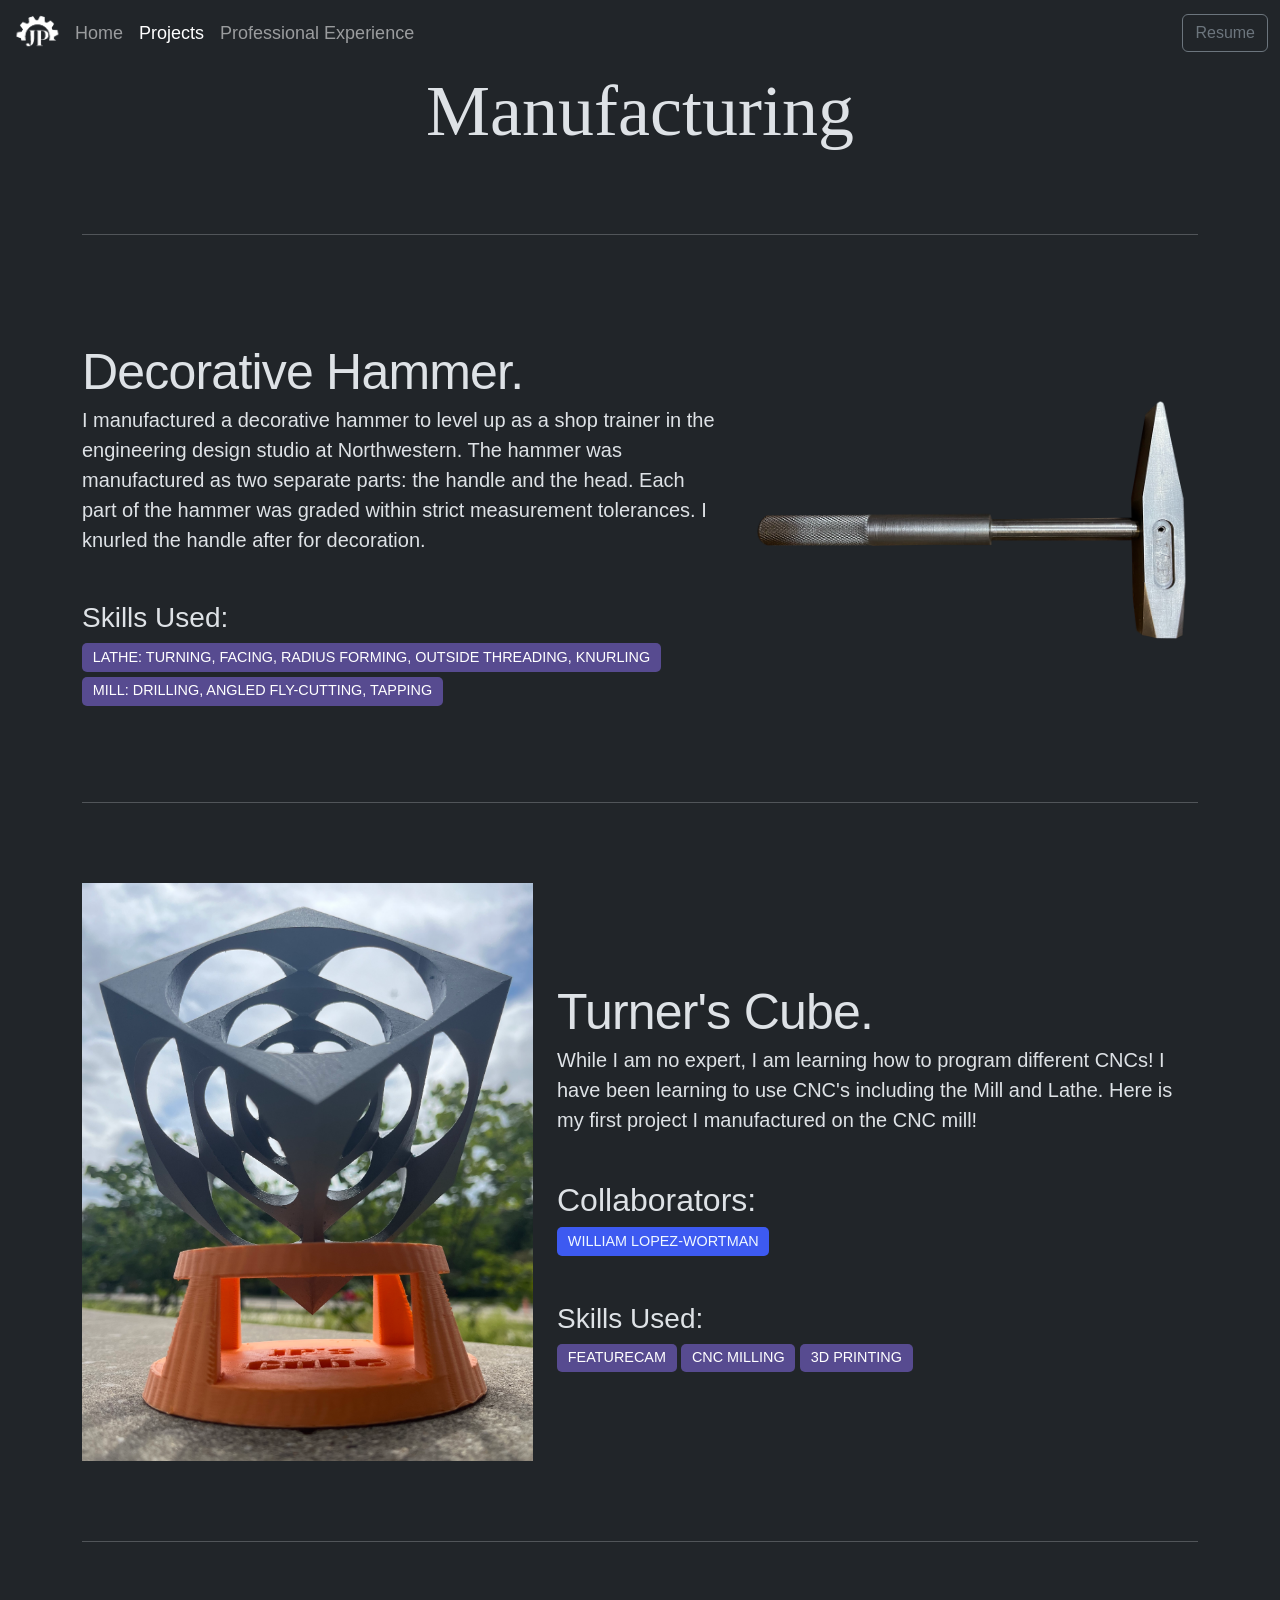
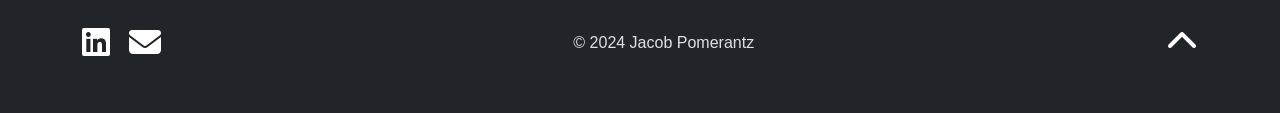
<file: Project_Pages/manufacturing.html>
<!doctype html>
<html lang="en" data-bs-theme="auto">
  <head><script src="../color-modes.js"></script>

    <meta charset="utf-8">
    <meta name="viewport" content="width=device-width, initial-scale=1">
    <title>Jacob | Manufacturing</title>
    <link rel="stylesheet" href="../bootstrap.min.css" >
    <link rel="stylesheet" href="../style.css">
    <link href="https://cdnjs.cloudflare.com/ajax/libs/font-awesome/6.1.1/css/all.min.css" rel="stylesheet">
    <link rel="icon" type="image/png" href="../Portfolio_Documents/favicon.png"/>


    <style>
      .bd-placeholder-img {
        font-size: 1.125rem;
        text-anchor: middle;
        -webkit-user-select: none;
        -moz-user-select: none;
        user-select: none;
      }

      @media (min-width: 768px) {
        .bd-placeholder-img-lg {
          font-size: 3.5rem;
        }
      }

      .b-example-divider {
        width: 100%;
        height: 3rem;
        background-color: rgba(0, 0, 0, .1);
        border: solid rgba(0, 0, 0, .15);
        border-width: 1px 0;
        box-shadow: inset 0 .5em 1.5em rgba(0, 0, 0, .1), inset 0 .125em .5em rgba(0, 0, 0, .15);
      }

      .b-example-vr {
        flex-shrink: 0;
        width: 1.5rem;
        height: 100vh;
      }

      .bi {
        vertical-align: -.125em;
        fill: currentColor;
      }

      .nav-scroller {
        position: relative;
        z-index: 2;
        height: 2.75rem;
        overflow-y: hidden;
      }

      .nav-scroller .nav {
        display: flex;
        flex-wrap: nowrap;
        padding-bottom: 1rem;
        margin-top: -1px;
        overflow-x: auto;
        text-align: center;
        white-space: nowrap;
        -webkit-overflow-scrolling: touch;
      }

      .btn-bd-primary {
        --bd-violet-bg: #712cf9;
        --bd-violet-rgb: 112.520718, 44.062154, 249.437846;

        --bs-btn-font-weight: 600;
        --bs-btn-color: var(--bs-white);
        --bs-btn-bg: var(--bd-violet-bg);
        --bs-btn-border-color: var(--bd-violet-bg);
        --bs-btn-hover-color: var(--bs-white);
        --bs-btn-hover-bg: #6528e0;
        --bs-btn-hover-border-color: #6528e0;
        --bs-btn-focus-shadow-rgb: var(--bd-violet-rgb);
        --bs-btn-active-color: var(--bs-btn-hover-color);
        --bs-btn-active-bg: #5a23c8;
        --bs-btn-active-border-color: #5a23c8;
      }

      .bd-mode-toggle {
        z-index: 1500;
      }

      .bd-mode-toggle .dropdown-menu .active .bi {
        display: block !important;
      }
    </style>

    
    <!-- Custom styles for this template -->
    <link href="../carousel.css" rel="stylesheet">
  </head>
  <body>
    


    
    <header data-bs-theme="dark">
        <nav class="navbar navbar-expand-md navbar-dark fixed-top bg-dark">
          <div class="container-fluid">
            <img style="border-radius: 100%; margin-right: 5px;" width="50px" height="50px" src="../Portfolio_Documents/logowork.png">
            <button class="navbar-toggler" type="button" data-bs-toggle="collapse" data-bs-target="#navbarCollapse" aria-controls="navbarCollapse" aria-expanded="false" aria-label="Toggle navigation">
              <span class="navbar-toggler-icon"></span>
            </button>
            <div class="collapse navbar-collapse" id="navbarCollapse" style="font-size: 18px;">
              <ul class="navbar-nav me-auto mb-2 mb-md-0">
                <li class="nav-item">
                  <a class="nav-link " href="../index.html">Home</a>
                </li>
                <li class="nav-item">
                  <a class="nav-link active" aria-current="page" href="../portfolio.html">Projects</a>
                </li>
                <li class="nav-item">
                  <a class="nav-link" href="../professional-experience.html">Professional Experience</a>
                </li>
                <!-- <li class="nav-item">
                  <a class="nav-link" href="#">Philosophy</a>
                </li> -->
              </ul>
              <a target="_blank" href="/Portfolio_Documents/Design_Resume.pdf"><button class="btn btn-outline-secondary" type="submit">Resume</button></a>
              
            </div>
          </div>
        </nav>
      </header>

<main>

  <!-- Marketing messaging and featurettes
  ================================================== -->
  <!-- Wrap the rest of the page in another container to center all the content. -->
  
   <div>
    <h1 class = "text-center" style="font-size: 72px; font-family: 'Times New Roman', Times, serif; padding-top: 20px;">Manufacturing</h1>
  </div>

  <div class="container marketing">

    <!-- START THE FEATURETTES -->

    <hr class="featurette-divider">

    <div class="row featurette align-items-center">
      <div class="col-md-7">
        <div>
          <h2 class="featurette-heading fw-normal lh-1">Decorative Hammer. <span class="text-muted"><br></span></h2>
          <p class="lead">I manufactured a decorative hammer to level up as a shop trainer in the engineering design studio at Northwestern. The hammer was manufactured as two separate parts: the handle and the head. Each part of the hammer was graded within strict measurement tolerances. I knurled the handle after for decoration.</p>
        </div>
            <!-- Add more collaborators as needed -->
        <div style="padding-top:30px;">
            <h3>Skills Used:</h3>
            <div class="mb-3">
                <span class="skill-tag">Lathe: Turning, Facing, Radius Forming, Outside Threading, Knurling</span>
                <span class="skill-tag" style="margin-top: 5px;">Mill: Drilling, Angled Fly-cutting, Tapping</span>

                <!-- Add more skill tags as needed -->
            </div>
        </div>
      </div>
      <div class="col-md-5 d-flex align-items-end">
        
        <img class="bd-placeholder-img bd-placeholder-img-lg featurette-image img-fluid mx-auto" width="500" height="500" src="../Portfolio_Documents/Hammer_background-new.png" role="img" aria-label="Placeholder: 500x500" preserveAspectRatio="xMidYMid slice" focusable="false">
       
      </div>
    </div>

    <hr class="featurette-divider">

    <div class="row featurette align-items-center">
      <div class="col-md-5">
       
          <img class="bd-placeholder-img bd-placeholder-img-lg featurette-image img-fluid mx-auto" width="500" height="500" src="../Portfolio_Documents/Turners_Cube.jpg" role="img" aria-label="Placeholder: 500x500" preserveAspectRatio="xMidYMid slice" focusable="false">
    
      </div>
      <div class="col-md-7">
        <h2 class="featurette-heading fw-normal lh-1">Turner's Cube. <span class="text-body-secondary"><br></span></h2>
        <p class="lead">While I am no expert, I am learning how to program different CNCs! I have been learning to use CNC's including the Mill and Lathe. Here is my first project I manufactured on the CNC mill!
        </p>
        <!-- Collaborators -->
        <div style="padding-top:30px;">
          <h2>Collaborators:</h2>
          <div class="mb-3">
            <span class="skill-tag alt-color"><a href="https://www.linkedin.com/in/william-lopez-wortman-2b3b061b5/" style="color:aliceblue; text-decoration: none;">William Lopez-Wortman</a></span>
          </div>
        </div>
        <!-- Skills Used -->
        <div style="padding-top:30px;">
          <h3>Skills Used:</h3>
          <div class="mb-3">
            <span class="skill-tag">FeatureCam</span>
            <span class="skill-tag">CNC Milling</span>
            <span class="skill-tag">3D Printing</span>

            <!-- Add more skill tags as needed -->
        </div>
        </div>
      </div>
    </div>
    

    <hr class="featurette-divider">
    <!-- /END THE FEATURETTES -->

  </div><!-- /.container -->

  
  
  
</main>

  <!-- FOOTER -->
  <footer class="container text-center py-1" style="display: flex; justify-content: space-between; align-items: center;">
    <!-- Left: LinkedIn and Email Icons -->
    <div style="flex-grow: 1; text-align: left;">
        <a href="https://www.linkedin.com/in/jacob-pomerantz-bab597270/" target="_blank" style="color: #ffffff; margin-right: 15px; text-decoration: none;">
            <i class="fab fa-linkedin fa-2x"></i>
        </a>
        <a href="mailto:jacobpomerantz2025@u.northwestern.edu" style="color: #ffffff;">
            <i class="fas fa-envelope fa-2x"></i>
        </a>
    </div>
    
    <!-- Center: Copyright Notice -->
    <div style="flex-grow: 1; text-align: center;">
        &copy; 2024 Jacob Pomerantz
    </div>
    
    <!-- Right: Upwards Arrow -->
    <div style="flex-grow: 1; text-align: right;">
        <a href="#" style="color: #ffffff;">
            <i class="fas fa-chevron-up fa-2x"></i>
        </a>
    </div>
  </footer>

<script src="https://cdn.jsdelivr.net/npm/@popperjs/core@2.11.8/dist/umd/popper.min.js" integrity="sha384-I7E8VVD/ismYTF4hNIPjVp/Zjvgyol6VFvRkX/vR+Vc4jQkC+hVqc2pM8ODewa9r" crossorigin="anonymous"></script>
<script src="https://cdn.jsdelivr.net/npm/bootstrap@5.3.2/dist/js/bootstrap.min.js" integrity="sha384-BBtl+eGJRgqQAUMxJ7pMwbEyER4l1g+O15P+16Ep7Q9Q+zqX6gSbd85u4mG4QzX+" crossorigin="anonymous"></script>
<script src="/dark.js"></script>
    </body>
</html>
</file>
<file: style.css>
/* Index Css */

.aboutme{
  padding-bottom: 150px;
}

.aboutme img{
  border-radius: 10px;
}
.aboutme h1{
  padding-bottom: 50px;
}
.aboutme p {
  text-align: justify; /* Improves readability */
  text-justify: inter-word;
}

.aboutme img {
  max-width: 100%; /* Ensures the image is responsive */
  height: auto; /* Maintains aspect ratio */
  border-radius: 8px; /* Makes image corners rounded*/
}

@media (min-width: 768px) {
  .aboutme {
    padding-top: 40px;
    padding-bottom: 80px;
  }
}
@media (max-width: 767px) {
  .card-img-top {
    min-height: 220px;
  }
}


 /* Project Page Css */
#projects h2 {
  color: #343a40; /* Dark gray, similar to Bootstrap's dark background */
}

#projects {
  background-color: #f8f9fa;
  padding-top: 60px;
  padding-bottom: 60px;
}

.card-img-top {
  width: 100%;
  height: 15vw;
  object-fit: cover;
}

.card-body {
  display: flex;
  flex-direction: column;
  justify-content: space-between;
}

.card-title {
  font-size: 1.25rem;
}

.card-text {
  font-size: .875rem;
}

.btn-primary {
  background-color: #007bff;
  border: none;
}

.btn-primary:hover {
  background-color: #0056b3;
}

.projecttitle{
  padding-top: 30px;
}

.skill-tag {
  display: inline-block;
  padding: 0.25em 0.75em;
  background-color: #574b90;
  color: white;
  font-size: 0.9em;
  text-transform: uppercase;
  cursor: default;
  border-radius: 5px;
}
.skill-tag.alt-color{
  background-color: #3d5af1;

}
/* Optional: Add styles for the scrollbar to match your theme */
::-webkit-scrollbar {
  width: 10px;
}

::-webkit-scrollbar-track {
  background: #f1f1f1; /* Light grey track */
}

::-webkit-scrollbar-thumb {
  background: #888; /* Dark grey scroll thumb */
  border-radius: 10px;
}

::-webkit-scrollbar-thumb:hover {
  background: #555; /* Darker grey on hover */
}

/* For Firefox */
* {
scrollbar-width: thin;
scrollbar-color: #888 #f1f1f1;
}

/* Ensuring font consistency */
body, h2, h3, p {
  font-family: 'Your Font Family', sans-serif; /* Replace with your font choice */
}

#projects,.project{
  /* dark background */
  background-color: #343a40;
  color:white;
}

#projects h2{

}

.color-white{
  color: white !important;
}
/* Optional: Customize the carousel appearance */
#otherProjectsCarousel .carousel-caption {
  background: rgba(0, 0, 0, 0.5); /* Semi-transparent background for text */
  border-radius: 5px; /* Rounded corners for caption */
}

#otherProjectsCarousel img {
  height: 300px; /* Fixed height for images, or use 'height:auto;' for auto-adjust */
  object-fit: cover; /* Cover the carousel-item with the image */
}

.skills h2{
  padding-top: 15px;
}

.merriweather-light {
  font-family: "Merriweather", serif;
  font-weight: 300;
  font-style: normal;
  font-size: 36px;
}

.parallax-container {
  position: relative;
  background-image: url('./Portfolio_Documents/Sunset.jpg');
  height: 100vh; /* Adjust the height as needed */
  background-attachment: fixed;
  background-position: center;
  background-repeat: no-repeat;
  background-size: cover;
}

.parallax-text {
  position: absolute;
  top: 50%;
  left: 50%;
  transform: translate(-50%, -50%);
  color: white; /* Ensure text is readable over the background image */
  width: 90%; /* Adjust width as needed */
  text-align: center;
}

.parallax-text h1,
.parallax-text p {
  background-color: rgba(0, 0, 0, 0.5); /* Optional: Adds a semi-transparent overlay to the text for better readability */
  display: inline-block;
  padding: 0.5em;
}

.center{
  width:75%;
  margin: auto;
}
</file>
<file: carousel.css>
/* GLOBAL STYLES
-------------------------------------------------- */
/* Padding below the footer and lighter body text */

body {
  padding-top: 3rem;
  padding-bottom: 3rem;
  color: rgb(var(--bs-tertiary-color-rgb));
}


/* CUSTOMIZE THE CAROUSEL
-------------------------------------------------- */

/* Carousel base class */
.carousel {
  margin-bottom: 4rem;
}
/* Since positioning the image, we need to help out the caption */
.carousel-caption {
  bottom: 3rem;
  z-index: 10;
}

/* Declare heights because of positioning of img element */
.carousel-item {
  height: 32rem;
}


/* MARKETING CONTENT
-------------------------------------------------- */

/* Center align the text within the three columns below the carousel */
.marketing .col-lg-4 {
  margin-bottom: 1.5rem;
  text-align: center;
}
/* rtl:begin:ignore */
.marketing .col-lg-4 p {
  margin-right: .75rem;
  margin-left: .75rem;
}
/* rtl:end:ignore */


/* Featurettes
------------------------- */

.featurette-divider {
  margin: 5rem 0; /* Space out the Bootstrap <hr> more */
}

/* Thin out the marketing headings */
/* rtl:begin:remove */
.featurette-heading {
  letter-spacing: -.05rem;
}

/* rtl:end:remove */

/* RESPONSIVE CSS
-------------------------------------------------- */

@media (min-width: 40em) {
  /* Bump up size of carousel content */
  .carousel-caption p {
    margin-bottom: 1.25rem;
    font-size: 1.25rem;
    line-height: 1.4;
  }

  .featurette-heading {
    font-size: 50px;
  }
}

@media (min-width: 62em) {
  .featurette-heading {
    margin-top: 2rem;
  }
}
</file>
